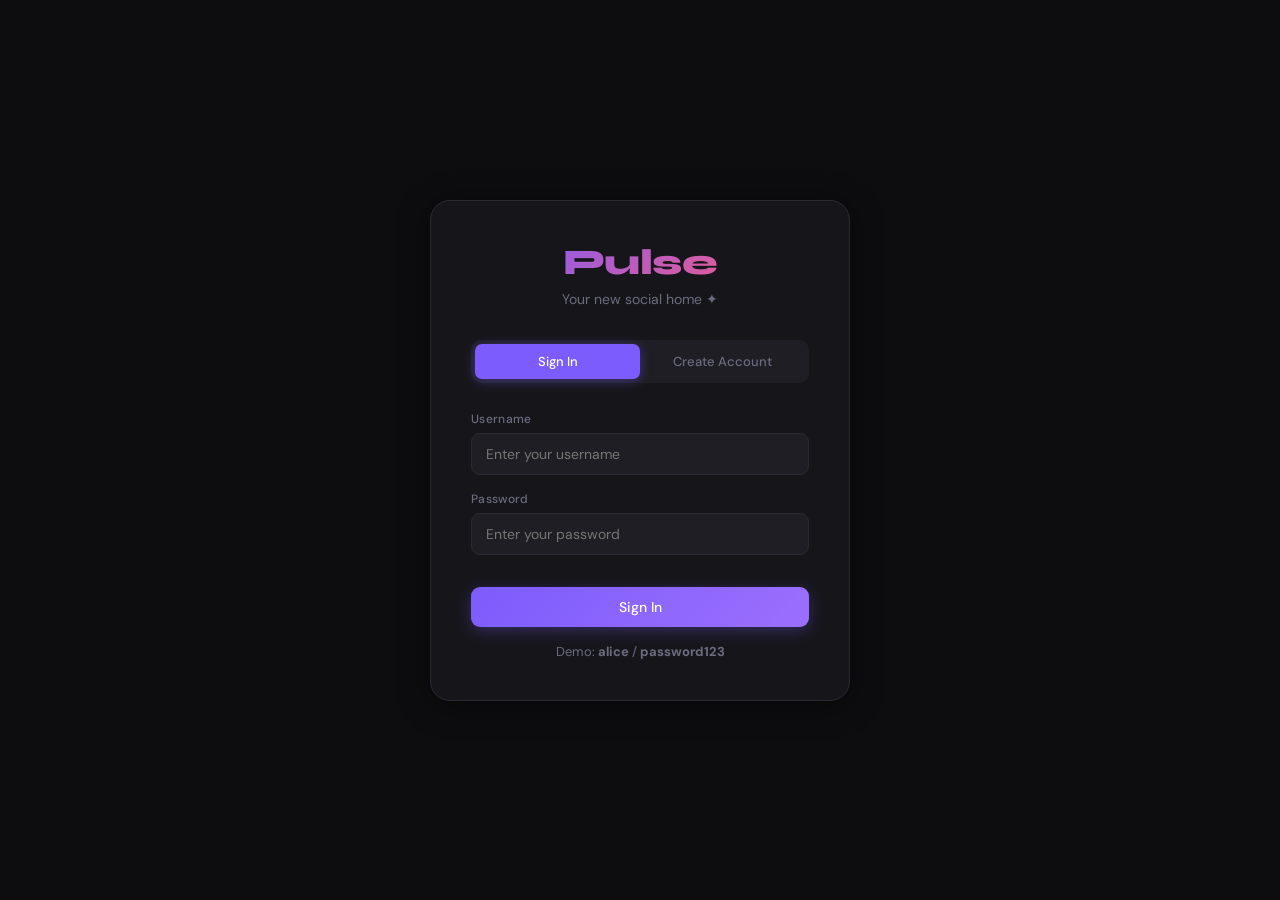
<file: task2/mini_social_media_app-master/frontend/index.html>
<!DOCTYPE html>
<html lang="en">
<head>
<meta charset="UTF-8" />
<meta name="viewport" content="width=device-width, initial-scale=1.0"/>
<title>Pulse — Social</title>
<link rel="preconnect" href="https://fonts.googleapis.com">
<link href="https://fonts.googleapis.com/css2?family=Syne:wght@400;600;700;800&family=DM+Sans:ital,wght@0,300;0,400;0,500;1,400&display=swap" rel="stylesheet">
<style>
/* ── Reset & Variables ───────────────────────────────────────── */
*, *::before, *::after { box-sizing: border-box; margin: 0; padding: 0; }

:root {
  --bg:       #0d0d0f;
  --surface:  #16161a;
  --surface2: #1e1e24;
  --border:   #2a2a33;
  --accent:   #7c5cfc;
  --accent2:  #fc5c7d;
  --text:     #f0f0f5;
  --muted:    #7070889;
  --muted:    #6b6b80;
  --green:    #4cde8a;
  --radius:   14px;
  --shadow:   0 4px 32px rgba(0,0,0,.45);
}

html { scroll-behavior: smooth; }
body {
  font-family: 'DM Sans', sans-serif;
  background: var(--bg);
  color: var(--text);
  min-height: 100vh;
  overflow-x: hidden;
}

/* ── Scrollbar ───────────────────────────────────────────────── */
::-webkit-scrollbar { width: 5px; }
::-webkit-scrollbar-track { background: var(--bg); }
::-webkit-scrollbar-thumb { background: var(--border); border-radius: 99px; }

/* ── Layout ──────────────────────────────────────────────────── */
#app { display: flex; min-height: 100vh; }

.sidebar {
  width: 240px;
  flex-shrink: 0;
  background: var(--surface);
  border-right: 1px solid var(--border);
  display: flex;
  flex-direction: column;
  padding: 28px 0;
  position: fixed;
  top: 0; left: 0; bottom: 0;
  z-index: 100;
  transition: transform .3s ease;
}

.logo {
  padding: 0 24px 28px;
  border-bottom: 1px solid var(--border);
  margin-bottom: 20px;
}
.logo-text {
  font-family: 'Syne', sans-serif;
  font-size: 26px;
  font-weight: 800;
  background: linear-gradient(135deg, var(--accent), var(--accent2));
  -webkit-background-clip: text;
  -webkit-text-fill-color: transparent;
  letter-spacing: -0.5px;
}
.logo-sub { font-size: 11px; color: var(--muted); letter-spacing: 1.5px; text-transform: uppercase; }

.nav-item {
  display: flex; align-items: center; gap: 12px;
  padding: 11px 24px;
  cursor: pointer;
  color: var(--muted);
  font-size: 14px;
  font-weight: 500;
  border-radius: 0;
  transition: all .2s;
  border-left: 3px solid transparent;
  user-select: none;
}
.nav-item:hover { color: var(--text); background: rgba(124,92,252,.08); }
.nav-item.active { color: var(--accent); border-left-color: var(--accent); background: rgba(124,92,252,.1); }
.nav-icon { font-size: 18px; width: 22px; text-align: center; }

.sidebar-bottom {
  margin-top: auto;
  padding: 20px 24px;
  border-top: 1px solid var(--border);
}

.main { margin-left: 240px; flex: 1; display: flex; flex-direction: column; min-height: 100vh; }
.topbar {
  height: 60px;
  display: flex; align-items: center; justify-content: space-between;
  padding: 0 28px;
  border-bottom: 1px solid var(--border);
  background: rgba(13,13,15,.8);
  backdrop-filter: blur(12px);
  position: sticky; top: 0; z-index: 90;
}
.topbar-title { font-family: 'Syne', sans-serif; font-size: 17px; font-weight: 700; }
.search-bar {
  display: flex; align-items: center; gap: 8px;
  background: var(--surface2);
  border: 1px solid var(--border);
  border-radius: 99px;
  padding: 7px 16px;
  width: 220px;
}
.search-bar input {
  background: none; border: none; outline: none;
  font-size: 13px; color: var(--text); font-family: inherit; width: 100%;
}
.search-bar input::placeholder { color: var(--muted); }

.content { padding: 28px; max-width: 680px; margin: 0 auto; width: 100%; }
.right-panel {
  width: 300px;
  flex-shrink: 0;
  padding: 28px 20px;
  border-left: 1px solid var(--border);
  position: sticky;
  top: 60px;
  height: calc(100vh - 60px);
  overflow-y: auto;
}

.app-body { display: flex; flex: 1; }

/* ── Cards & UI ──────────────────────────────────────────────── */
.card {
  background: var(--surface);
  border: 1px solid var(--border);
  border-radius: var(--radius);
  overflow: hidden;
}

/* ── Auth Screen ─────────────────────────────────────────────── */
#auth-screen {
  min-height: 100vh;
  display: flex; align-items: center; justify-content: center;
  background: var(--bg);
  padding: 20px;
}
.auth-card {
  width: 100%; max-width: 420px;
  background: var(--surface);
  border: 1px solid var(--border);
  border-radius: 20px;
  padding: 40px;
  box-shadow: var(--shadow);
  animation: slideUp .4s ease;
}
@keyframes slideUp { from { opacity:0; transform:translateY(20px); } to { opacity:1; transform:none; } }

.auth-logo {
  text-align: center;
  margin-bottom: 32px;
}
.auth-logo .logo-text { font-size: 36px; }
.auth-logo p { color: var(--muted); font-size: 14px; margin-top: 6px; }

.auth-tabs {
  display: flex; gap: 0;
  background: var(--surface2);
  border-radius: 10px;
  padding: 4px;
  margin-bottom: 28px;
}
.auth-tab {
  flex: 1; text-align: center;
  padding: 9px;
  border-radius: 7px;
  cursor: pointer;
  font-size: 13px;
  font-weight: 500;
  color: var(--muted);
  transition: all .2s;
}
.auth-tab.active {
  background: var(--accent);
  color: #fff;
  box-shadow: 0 2px 12px rgba(124,92,252,.4);
}

.form-group { margin-bottom: 16px; }
.form-row { display: grid; grid-template-columns: 1fr 1fr; gap: 12px; }
label { display: block; font-size: 12px; color: var(--muted); margin-bottom: 6px; font-weight: 500; letter-spacing: .3px; }
input, textarea, select {
  width: 100%;
  background: var(--surface2);
  border: 1px solid var(--border);
  border-radius: 9px;
  padding: 11px 14px;
  color: var(--text);
  font-size: 14px;
  font-family: inherit;
  transition: border-color .2s;
  outline: none;
}
input:focus, textarea:focus { border-color: var(--accent); }
textarea { resize: vertical; min-height: 100px; }

.btn {
  display: inline-flex; align-items: center; justify-content: center; gap: 8px;
  padding: 11px 20px;
  border: none; border-radius: 9px;
  font-family: inherit; font-size: 14px; font-weight: 500;
  cursor: pointer; transition: all .2s; outline: none;
  text-decoration: none;
}
.btn-primary {
  background: linear-gradient(135deg, var(--accent), #9c6ffd);
  color: #fff;
  box-shadow: 0 4px 16px rgba(124,92,252,.3);
}
.btn-primary:hover { transform: translateY(-1px); box-shadow: 0 6px 20px rgba(124,92,252,.45); }
.btn-primary:active { transform: none; }
.btn-outline { background: transparent; border: 1px solid var(--border); color: var(--text); }
.btn-outline:hover { border-color: var(--accent); color: var(--accent); }
.btn-danger { background: rgba(252,92,125,.15); color: var(--accent2); border: 1px solid rgba(252,92,125,.2); }
.btn-danger:hover { background: rgba(252,92,125,.25); }
.btn-sm { padding: 7px 14px; font-size: 12px; }
.btn-full { width: 100%; }
.btn-icon { width: 36px; height: 36px; padding: 0; border-radius: 50%; }

/* ── Avatar ──────────────────────────────────────────────────── */
.avatar {
  border-radius: 50%; object-fit: cover;
  background: linear-gradient(135deg, var(--accent), var(--accent2));
  display: flex; align-items: center; justify-content: center;
  font-family: 'Syne', sans-serif; font-weight: 700; color: #fff;
  flex-shrink: 0;
}
.avatar-sm { width: 36px; height: 36px; font-size: 13px; }
.avatar-md { width: 48px; height: 48px; font-size: 16px; }
.avatar-lg { width: 80px; height: 80px; font-size: 26px; }
.avatar-xl { width: 100px; height: 100px; font-size: 32px; }

/* ── Post Composer ───────────────────────────────────────────── */
.composer {
  background: var(--surface);
  border: 1px solid var(--border);
  border-radius: var(--radius);
  padding: 20px;
  margin-bottom: 20px;
}
.composer-top { display: flex; gap: 12px; }
.composer-input {
  flex: 1;
  background: var(--surface2);
  border: 1px solid var(--border);
  border-radius: 10px;
  padding: 12px 16px;
  color: var(--text);
  font-size: 14px;
  font-family: inherit;
  resize: none;
  min-height: 80px;
  outline: none;
  transition: border-color .2s;
}
.composer-input:focus { border-color: var(--accent); }
.composer-actions {
  display: flex; align-items: center; justify-content: space-between;
  margin-top: 12px; padding-top: 12px;
  border-top: 1px solid var(--border);
}
.char-count { font-size: 12px; color: var(--muted); }
.char-count.warn { color: var(--accent2); }

/* ── Post Card ───────────────────────────────────────────────── */
.post {
  background: var(--surface);
  border: 1px solid var(--border);
  border-radius: var(--radius);
  margin-bottom: 16px;
  animation: slideUp .3s ease;
  transition: border-color .2s;
}
.post:hover { border-color: rgba(124,92,252,.3); }
.post-header { display: flex; align-items: center; gap: 12px; padding: 16px 20px 12px; }
.post-meta { flex: 1; }
.post-author { font-weight: 600; font-size: 14px; cursor: pointer; }
.post-author:hover { color: var(--accent); }
.post-time { font-size: 12px; color: var(--muted); }
.post-body { padding: 0 20px 14px; font-size: 15px; line-height: 1.65; }
.post-image { width: 100%; max-height: 380px; object-fit: cover; border-top: 1px solid var(--border); }
.post-actions {
  display: flex; align-items: center; gap: 4px;
  padding: 10px 16px;
  border-top: 1px solid var(--border);
}
.action-btn {
  display: flex; align-items: center; gap: 6px;
  padding: 7px 12px;
  border: none; background: none; color: var(--muted);
  font-size: 13px; font-family: inherit;
  cursor: pointer; border-radius: 8px;
  transition: all .2s;
}
.action-btn:hover { background: rgba(255,255,255,.05); color: var(--text); }
.action-btn.liked { color: var(--accent2); }
.action-btn.liked:hover { background: rgba(252,92,125,.1); }
.action-btn-count { font-weight: 500; }

.comments-section {
  padding: 0 20px 16px;
  border-top: 1px solid var(--border);
  display: none;
}
.comments-section.open { display: block; }
.comment {
  display: flex; gap: 10px;
  padding: 10px 0;
  border-bottom: 1px solid var(--border);
  animation: slideUp .2s ease;
}
.comment:last-child { border-bottom: none; }
.comment-body { flex: 1; }
.comment-author { font-size: 13px; font-weight: 600; cursor: pointer; }
.comment-author:hover { color: var(--accent); }
.comment-text { font-size: 13px; color: var(--text); opacity: .85; margin-top: 2px; line-height: 1.5; }
.comment-time { font-size: 11px; color: var(--muted); margin-top: 3px; }
.comment-input-row { display: flex; gap: 10px; margin-top: 12px; align-items: flex-end; }
.comment-input-row input { flex: 1; }

/* ── Profile Page ────────────────────────────────────────────── */
.profile-hero {
  background: var(--surface);
  border: 1px solid var(--border);
  border-radius: var(--radius);
  overflow: hidden;
  margin-bottom: 20px;
}
.profile-banner {
  height: 120px;
  background: linear-gradient(135deg, rgba(124,92,252,.3), rgba(252,92,125,.3));
}
.profile-info {
  padding: 0 24px 24px;
  margin-top: -40px;
}
.profile-top { display: flex; align-items: flex-end; justify-content: space-between; margin-bottom: 16px; }
.profile-name { font-family: 'Syne', sans-serif; font-size: 22px; font-weight: 800; margin-top: 8px; }
.profile-handle { color: var(--muted); font-size: 14px; }
.profile-bio { font-size: 14px; line-height: 1.6; color: var(--text); opacity: .8; margin: 12px 0; }
.profile-stats { display: flex; gap: 24px; }
.stat { text-align: center; cursor: pointer; }
.stat-num { font-family: 'Syne', sans-serif; font-size: 20px; font-weight: 700; }
.stat-label { font-size: 12px; color: var(--muted); }
.stat:hover .stat-num { color: var(--accent); }

/* ── Suggested Users ─────────────────────────────────────────── */
.panel-title { font-family: 'Syne', sans-serif; font-size: 14px; font-weight: 700; margin-bottom: 16px; color: var(--muted); text-transform: uppercase; letter-spacing: 1px; }
.user-card {
  display: flex; align-items: center; gap: 12px;
  padding: 10px 0;
  border-bottom: 1px solid var(--border);
  cursor: pointer;
}
.user-card:last-child { border-bottom: none; }
.user-card-info { flex: 1; }
.user-card-name { font-size: 13px; font-weight: 600; }
.user-card-handle { font-size: 12px; color: var(--muted); }

/* ── Notification dot ───────────────────────────────────────── */
.dot {
  width: 8px; height: 8px;
  background: var(--accent2);
  border-radius: 50%;
  display: inline-block;
  margin-left: 6px;
  animation: pulse 2s infinite;
}
@keyframes pulse {
  0%, 100% { opacity: 1; transform: scale(1); }
  50% { opacity: .6; transform: scale(.8); }
}

/* ── Misc ────────────────────────────────────────────────────── */
.divider { border: none; border-top: 1px solid var(--border); margin: 20px 0; }
.alert { padding: 12px 16px; border-radius: 9px; font-size: 13px; margin-bottom: 16px; }
.alert-error { background: rgba(252,92,125,.1); color: var(--accent2); border: 1px solid rgba(252,92,125,.2); }
.alert-success { background: rgba(76,222,138,.1); color: var(--green); border: 1px solid rgba(76,222,138,.2); }
.empty-state { text-align: center; padding: 60px 20px; color: var(--muted); }
.empty-icon { font-size: 40px; margin-bottom: 12px; }
.empty-title { font-family: 'Syne', sans-serif; font-size: 16px; font-weight: 700; color: var(--text); margin-bottom: 6px; }
.tag { display: inline-block; background: rgba(124,92,252,.15); color: var(--accent); border-radius: 6px; padding: 3px 10px; font-size: 12px; font-weight: 500; }
.spinner { display: inline-block; width: 18px; height: 18px; border: 2px solid rgba(255,255,255,.2); border-top-color: var(--accent); border-radius: 50%; animation: spin .6s linear infinite; }
@keyframes spin { to { transform: rotate(360deg); } }

/* ── Modal ───────────────────────────────────────────────────── */
.modal-overlay {
  position: fixed; inset: 0;
  background: rgba(0,0,0,.7);
  display: flex; align-items: center; justify-content: center;
  z-index: 200;
  animation: fadeIn .2s ease;
  padding: 20px;
}
@keyframes fadeIn { from { opacity:0; } to { opacity:1; } }
.modal {
  background: var(--surface);
  border: 1px solid var(--border);
  border-radius: 18px;
  padding: 32px;
  width: 100%; max-width: 480px;
  box-shadow: var(--shadow);
  animation: slideUp .3s ease;
}
.modal-title { font-family: 'Syne', sans-serif; font-size: 20px; font-weight: 800; margin-bottom: 24px; }

/* ── Responsive ──────────────────────────────────────────────── */
@media (max-width: 900px) {
  .right-panel { display: none; }
}
@media (max-width: 640px) {
  .sidebar { transform: translateX(-100%); }
  .sidebar.open { transform: none; }
  .main { margin-left: 0; }
}

/* ── Hidden utility ──────────────────────────────────────────── */
.hidden { display: none !important; }
.flex { display: flex; }
.items-center { align-items: center; }
.gap-8 { gap: 8px; }
.ml-auto { margin-left: auto; }
.mt-16 { margin-top: 16px; }
.text-muted { color: var(--muted); font-size: 13px; }
.font-bold { font-weight: 700; }
</style>
</head>
<body>

<!-- ── AUTH SCREEN ─────────────────────────────────────────── -->
<div id="auth-screen">
  <div class="auth-card">
    <div class="auth-logo">
      <div class="logo-text">Pulse</div>
      <p>Your new social home ✦</p>
    </div>

    <div id="auth-alert" class="hidden"></div>

    <div class="auth-tabs">
      <div class="auth-tab active" onclick="switchAuthTab('login')">Sign In</div>
      <div class="auth-tab" onclick="switchAuthTab('register')">Create Account</div>
    </div>

    <!-- Login Form -->
    <div id="login-form">
      <div class="form-group">
        <label>Username</label>
        <input type="text" id="login-username" placeholder="Enter your username" />
      </div>
      <div class="form-group">
        <label>Password</label>
        <input type="password" id="login-password" placeholder="Enter your password" />
      </div>
      <button class="btn btn-primary btn-full mt-16" onclick="handleLogin()">
        <span id="login-btn-text">Sign In</span>
      </button>
      <p class="text-muted" style="text-align:center;margin-top:16px;">
        Demo: <strong>alice</strong> / <strong>password123</strong>
      </p>
    </div>

    <!-- Register Form -->
    <div id="register-form" class="hidden">
      <div class="form-row">
        <div class="form-group">
          <label>First Name</label>
          <input type="text" id="reg-first" placeholder="John" />
        </div>
        <div class="form-group">
          <label>Last Name</label>
          <input type="text" id="reg-last" placeholder="Doe" />
        </div>
      </div>
      <div class="form-group">
        <label>Username</label>
        <input type="text" id="reg-username" placeholder="johndoe" />
      </div>
      <div class="form-group">
        <label>Email</label>
        <input type="email" id="reg-email" placeholder="john@example.com" />
      </div>
      <div class="form-group">
        <label>Password</label>
        <input type="password" id="reg-password" placeholder="Min. 6 characters" />
      </div>
      <div class="form-group">
        <label>Confirm Password</label>
        <input type="password" id="reg-password2" placeholder="Repeat password" />
      </div>
      <button class="btn btn-primary btn-full mt-16" onclick="handleRegister()">Create Account</button>
    </div>
  </div>
</div>

<!-- ── MAIN APP ────────────────────────────────────────────── -->
<div id="app" class="hidden">

  <!-- Sidebar -->
  <aside class="sidebar" id="sidebar">
    <div class="logo">
      <div class="logo-text">Pulse</div>
      <div class="logo-sub">Social Network</div>
    </div>

    <nav>
      <div class="nav-item active" id="nav-feed" onclick="showPage('feed')">
        <span class="nav-icon">🏠</span> Home Feed
      </div>
      <div class="nav-item" id="nav-explore" onclick="showPage('explore')">
        <span class="nav-icon">🔭</span> Explore
      </div>
      <div class="nav-item" id="nav-profile" onclick="showPage('profile')">
        <span class="nav-icon">👤</span> My Profile
      </div>
    </nav>

    <div class="sidebar-bottom">
      <div id="sidebar-user" style="display:flex;align-items:center;gap:10px;margin-bottom:14px;">
        <div class="avatar avatar-sm" id="sidebar-avatar"></div>
        <div>
          <div style="font-size:13px;font-weight:600;" id="sidebar-name"></div>
          <div style="font-size:11px;color:var(--muted);" id="sidebar-handle"></div>
        </div>
      </div>
      <button class="btn btn-outline btn-full btn-sm" onclick="handleLogout()">Sign Out</button>
    </div>
  </aside>

  <!-- Main Content Area -->
  <div class="main">
    <header class="topbar">
      <span class="topbar-title" id="page-title">Home Feed</span>
      <div class="search-bar">
        <span>🔍</span>
        <input type="text" id="search-input" placeholder="Search people…" oninput="handleSearch(this.value)" />
      </div>
      <div id="search-results" style="position:absolute;top:52px;right:28px;background:var(--surface);border:1px solid var(--border);border-radius:var(--radius);min-width:260px;z-index:200;display:none;box-shadow:var(--shadow);overflow:hidden;"></div>
    </header>

    <div class="app-body">
      <main class="content">

        <!-- FEED PAGE -->
        <div id="page-feed">
          <!-- Composer -->
          <div class="composer" id="composer">
            <div class="composer-top">
              <div class="avatar avatar-sm" id="composer-avatar"></div>
              <textarea class="composer-input" id="post-content" placeholder="What's on your mind?" maxlength="2000" oninput="updateCharCount()"></textarea>
            </div>
            <div class="composer-actions">
              <span class="char-count" id="char-count">0 / 2000</span>
              <button class="btn btn-primary btn-sm" onclick="createPost()">
                Publish ✦
              </button>
            </div>
          </div>

          <div id="feed-posts"></div>
        </div>

        <!-- EXPLORE PAGE -->
        <div id="page-explore" class="hidden">
          <div id="explore-posts"></div>
        </div>

        <!-- PROFILE PAGE -->
        <div id="page-profile" class="hidden">
          <div id="profile-content"></div>
        </div>

      </main>

      <!-- Right Panel -->
      <aside class="right-panel">
        <div class="panel-title">Who to Follow</div>
        <div id="suggested-users"></div>

        <div style="margin-top:28px;">
          <div class="panel-title">Trending</div>
          <div id="trending-section" style="display:flex;flex-wrap:wrap;gap:8px;"></div>
        </div>
      </aside>
    </div>
  </div>
</div>

<!-- Edit Profile Modal -->
<div class="modal-overlay hidden" id="edit-profile-modal">
  <div class="modal">
    <div class="modal-title">Edit Profile</div>
    <div class="form-row">
      <div class="form-group">
        <label>First Name</label>
        <input type="text" id="ep-first" />
      </div>
      <div class="form-group">
        <label>Last Name</label>
        <input type="text" id="ep-last" />
      </div>
    </div>
    <div class="form-group">
      <label>Bio</label>
      <textarea id="ep-bio" placeholder="Tell people about yourself…" style="min-height:80px;"></textarea>
    </div>
    <div class="form-row">
      <div class="form-group">
        <label>Location</label>
        <input type="text" id="ep-location" />
      </div>
      <div class="form-group">
        <label>Website</label>
        <input type="text" id="ep-website" />
      </div>
    </div>
    <div style="display:flex;gap:10px;justify-content:flex-end;margin-top:20px;">
      <button class="btn btn-outline" onclick="closeModal('edit-profile-modal')">Cancel</button>
      <button class="btn btn-primary" onclick="saveProfile()">Save Changes</button>
    </div>
  </div>
</div>

<!-- Followers/Following Modal -->
<div class="modal-overlay hidden" id="follow-modal">
  <div class="modal">
    <div style="display:flex;align-items:center;justify-content:space-between;margin-bottom:20px;">
      <div class="modal-title" id="follow-modal-title" style="margin:0;"></div>
      <button class="btn btn-outline btn-sm" onclick="closeModal('follow-modal')">✕</button>
    </div>
    <div id="follow-list"></div>
  </div>
</div>

<script>
// ── Config ───────────────────────────────────────────────────────────────
const API = 'http://localhost:8000/api';
let token = localStorage.getItem('pulse_token');
let currentUser = null;
let viewingUser = null; // for profile page

// ── Helpers ──────────────────────────────────────────────────────────────
const api = async (path, opts = {}) => {
  const headers = { 'Content-Type': 'application/json' };
  if (token) headers['Authorization'] = `Token ${token}`;
  const res = await fetch(API + path, { headers, ...opts, body: opts.body ? JSON.stringify(opts.body) : undefined });
  if (!res.ok) {
    const err = await res.json().catch(() => ({}));
    throw err;
  }
  if (res.status === 204) return null;
  return res.json();
};

const timeAgo = (dateStr) => {
  const diff = (Date.now() - new Date(dateStr)) / 1000;
  if (diff < 60) return 'just now';
  if (diff < 3600) return `${Math.floor(diff/60)}m ago`;
  if (diff < 86400) return `${Math.floor(diff/3600)}h ago`;
  return `${Math.floor(diff/86400)}d ago`;
};

const initials = (user) => {
  if (user.first_name) return (user.first_name[0] + (user.last_name?.[0] || '')).toUpperCase();
  return user.username[0].toUpperCase();
};

const avatarEl = (user, cls = 'avatar-sm') => {
  const d = document.createElement('div');
  d.className = `avatar ${cls}`;
  d.textContent = initials(user);
  const hue = user.username.charCodeAt(0) * 15 % 360;
  d.style.background = `linear-gradient(135deg, hsl(${hue},70%,55%), hsl(${(hue+60)%360},70%,55%))`;
  return d;
};

const showAlert = (msg, type = 'error') => {
  const el = document.getElementById('auth-alert');
  el.innerHTML = msg;
  el.className = `alert alert-${type}`;
  el.classList.remove('hidden');
  setTimeout(() => el.classList.add('hidden'), 4000);
};

// ── Auth ─────────────────────────────────────────────────────────────────
function switchAuthTab(tab) {
  document.querySelectorAll('.auth-tab').forEach((t,i) => t.classList.toggle('active', (tab==='login'?0:1)===i));
  document.getElementById('login-form').classList.toggle('hidden', tab !== 'login');
  document.getElementById('register-form').classList.toggle('hidden', tab !== 'register');
}

async function handleLogin() {
  const username = document.getElementById('login-username').value.trim();
  const password = document.getElementById('login-password').value;
  if (!username || !password) return showAlert('Please fill in all fields');
  try {
    const data = await api('/auth/login/', { method: 'POST', body: { username, password } });
    token = data.token;
    localStorage.setItem('pulse_token', token);
    currentUser = data.user;
    initApp();
  } catch(e) {
    showAlert(e.error || 'Login failed. Check your credentials.');
  }
}

async function handleRegister() {
  const body = {
    username: document.getElementById('reg-username').value.trim(),
    email: document.getElementById('reg-email').value.trim(),
    first_name: document.getElementById('reg-first').value.trim(),
    last_name: document.getElementById('reg-last').value.trim(),
    password: document.getElementById('reg-password').value,
    password2: document.getElementById('reg-password2').value,
  };
  if (!body.username || !body.password) return showAlert('Username and password required');
  try {
    const data = await api('/auth/register/', { method: 'POST', body });
    token = data.token;
    localStorage.setItem('pulse_token', token);
    currentUser = data.user;
    initApp();
  } catch(e) {
    const msg = Object.values(e).flat().join(' ');
    showAlert(msg || 'Registration failed');
  }
}

function handleLogout() {
  api('/auth/logout/', { method: 'POST' }).catch(()=>{});
  token = null; currentUser = null;
  localStorage.removeItem('pulse_token');
  document.getElementById('app').classList.add('hidden');
  document.getElementById('auth-screen').classList.remove('hidden');
}

// ── App Init ─────────────────────────────────────────────────────────────
async function initApp() {
  if (!token) return;
  try {
    currentUser = await api('/auth/me/');
  } catch { handleLogout(); return; }

  document.getElementById('auth-screen').classList.add('hidden');
  document.getElementById('app').classList.remove('hidden');

  // Sidebar info
  const av = avatarEl(currentUser, 'avatar-sm');
  const avEl = document.getElementById('sidebar-avatar');
  avEl.parentNode.replaceChild(av, avEl);
  av.id = 'sidebar-avatar';
  document.getElementById('sidebar-name').textContent =
    currentUser.first_name ? `${currentUser.first_name} ${currentUser.last_name}` : currentUser.username;
  document.getElementById('sidebar-handle').textContent = '@' + currentUser.username;

  const cAv = avatarEl(currentUser, 'avatar-sm');
  const cAvEl = document.getElementById('composer-avatar');
  cAvEl.parentNode.replaceChild(cAv, cAvEl);
  cAv.id = 'composer-avatar';

  showPage('feed');
  loadSuggestions();
  loadTrending();
}

// ── Pages ─────────────────────────────────────────────────────────────────
const pages = { feed: 'Home Feed', explore: 'Explore', profile: 'My Profile' };
function showPage(page) {
  Object.keys(pages).forEach(p => {
    document.getElementById('page-' + p).classList.toggle('hidden', p !== page);
    document.getElementById('nav-' + p)?.classList.toggle('active', p === page);
  });
  document.getElementById('page-title').textContent = pages[page];
  if (page === 'feed') loadFeed();
  if (page === 'explore') loadExplore();
  if (page === 'profile') { viewingUser = currentUser; loadProfile(currentUser.username); }
}

// ── Feed ──────────────────────────────────────────────────────────────────
async function loadFeed() {
  const el = document.getElementById('feed-posts');
  el.innerHTML = '<div class="empty-state"><div class="spinner"></div></div>';
  try {
    const posts = await api('/posts/?feed=true');
    renderPosts(el, Array.isArray(posts) ? posts : posts.results || []);
  } catch { el.innerHTML = '<div class="empty-state"><div class="empty-icon">⚡</div><div class="empty-title">Couldn\'t load feed</div></div>'; }
}

async function loadExplore() {
  const el = document.getElementById('explore-posts');
  el.innerHTML = '<div class="empty-state"><div class="spinner"></div></div>';
  try {
    const data = await api('/posts/');
    renderPosts(el, Array.isArray(data) ? data : data.results || []);
  } catch {}
}

function renderPosts(container, posts) {
  if (!posts.length) {
    container.innerHTML = `<div class="empty-state">
      <div class="empty-icon">✦</div>
      <div class="empty-title">Nothing here yet</div>
      <p class="text-muted">Be the first to post, or follow some people!</p>
    </div>`;
    return;
  }
  container.innerHTML = '';
  posts.forEach(p => container.appendChild(buildPost(p)));
}

function buildPost(post) {
  const el = document.createElement('div');
  el.className = 'post';
  el.id = 'post-' + post.id;

  const av = avatarEl(post.author, 'avatar-sm');
  const avWrapper = document.createElement('div');

  const commentsHtml = (post.comments || []).map(c => `
    <div class="comment" id="comment-${c.id}">
      <div class="avatar avatar-sm" style="background:linear-gradient(135deg,hsl(${c.author.username.charCodeAt(0)*15%360},70%,55%),hsl(${(c.author.username.charCodeAt(0)*15+60)%360},70%,55%));display:flex;align-items:center;justify-content:center;color:#fff;font-family:'Syne',sans-serif;font-weight:700;font-size:13px;border-radius:50%;flex-shrink:0;">${initials(c.author)}</div>
      <div class="comment-body">
        <span class="comment-author" onclick="goToProfile('${c.author.username}')">${c.author.first_name||c.author.username}</span>
        <div class="comment-text">${escHtml(c.content)}</div>
        <div class="comment-time">${timeAgo(c.created_at)}</div>
      </div>
      ${currentUser && c.author.id === currentUser.id ? `<button class="btn btn-danger btn-sm btn-icon" style="width:28px;height:28px;font-size:11px;" onclick="deleteComment(${c.id},'${post.id}')">✕</button>` : ''}
    </div>
  `).join('');

  el.innerHTML = `
    <div class="post-header">
      <div id="av-${post.id}"></div>
      <div class="post-meta">
        <div class="post-author" onclick="goToProfile('${post.author.username}')">${post.author.first_name ? post.author.first_name + ' ' + (post.author.last_name||'') : post.author.username}</div>
        <div class="post-time">@${post.author.username} · ${timeAgo(post.created_at)}</div>
      </div>
      ${currentUser && post.author.id === currentUser.id ? `
        <button class="btn btn-danger btn-sm btn-icon" style="width:30px;height:30px;" onclick="deletePost(${post.id})">🗑</button>
      ` : ''}
    </div>
    <div class="post-body">${escHtml(post.content)}</div>
    <div class="post-actions">
      <button class="action-btn ${post.is_liked?'liked':''}" id="like-btn-${post.id}" onclick="toggleLike(${post.id})">
        ${post.is_liked ? '❤️' : '🤍'} <span class="action-btn-count" id="like-count-${post.id}">${post.likes_count}</span>
      </button>
      <button class="action-btn" onclick="toggleComments(${post.id})">
        💬 <span>${post.comments_count}</span>
      </button>
    </div>
    <div class="comments-section" id="comments-${post.id}">
      <div id="comments-list-${post.id}">${commentsHtml}</div>
      <div class="comment-input-row">
        <input type="text" id="comment-input-${post.id}" placeholder="Write a comment…" onkeydown="if(event.key==='Enter')addComment(${post.id})" />
        <button class="btn btn-primary btn-sm" onclick="addComment(${post.id})">Post</button>
      </div>
    </div>
  `;

  // inject avatar
  const placeholder = el.querySelector(`#av-${post.id}`);
  const realAv = avatarEl(post.author, 'avatar-sm');
  placeholder.parentNode.replaceChild(realAv, placeholder);

  return el;
}

const escHtml = s => s.replace(/&/g,'&amp;').replace(/</g,'&lt;').replace(/>/g,'&gt;').replace(/\n/g,'<br>');

// ── Post Actions ──────────────────────────────────────────────────────────
function updateCharCount() {
  const v = document.getElementById('post-content').value.length;
  const el = document.getElementById('char-count');
  el.textContent = `${v} / 2000`;
  el.classList.toggle('warn', v > 1800);
}

async function createPost() {
  const content = document.getElementById('post-content').value.trim();
  if (!content) return;
  try {
    const post = await api('/posts/', { method: 'POST', body: { content } });
    post.is_liked = false;
    const feedPosts = document.getElementById('feed-posts');
    // Remove empty state if present
    feedPosts.querySelector('.empty-state')?.remove();
    feedPosts.prepend(buildPost(post));
    document.getElementById('post-content').value = '';
    updateCharCount();
  } catch(e) { alert('Failed to post'); }
}

async function deletePost(id) {
  if (!confirm('Delete this post?')) return;
  try {
    await api(`/posts/${id}/`, { method: 'DELETE' });
    document.getElementById('post-' + id)?.remove();
  } catch {}
}

async function toggleLike(postId) {
  try {
    const data = await api(`/posts/${postId}/like/`, { method: 'POST' });
    const btn = document.getElementById(`like-btn-${postId}`);
    const cnt = document.getElementById(`like-count-${postId}`);
    btn.classList.toggle('liked', data.liked);
    btn.innerHTML = `${data.liked ? '❤️' : '🤍'} <span class="action-btn-count" id="like-count-${postId}">${data.likes_count}</span>`;
  } catch {}
}

function toggleComments(postId) {
  document.getElementById(`comments-${postId}`)?.classList.toggle('open');
}

async function addComment(postId) {
  const input = document.getElementById(`comment-input-${postId}`);
  const content = input.value.trim();
  if (!content) return;
  try {
    const comment = await api(`/posts/${postId}/comments/`, { method: 'POST', body: { content } });
    input.value = '';
    const list = document.getElementById(`comments-list-${postId}`);
    const c = comment;
    const div = document.createElement('div');
    div.className = 'comment';
    div.id = 'comment-' + c.id;
    div.innerHTML = `
      <div class="avatar avatar-sm" style="background:linear-gradient(135deg,hsl(${c.author.username.charCodeAt(0)*15%360},70%,55%),hsl(${(c.author.username.charCodeAt(0)*15+60)%360},70%,55%));display:flex;align-items:center;justify-content:center;color:#fff;font-family:'Syne',sans-serif;font-weight:700;font-size:13px;border-radius:50%;flex-shrink:0;">${initials(c.author)}</div>
      <div class="comment-body">
        <span class="comment-author">${c.author.first_name||c.author.username}</span>
        <div class="comment-text">${escHtml(c.content)}</div>
        <div class="comment-time">just now</div>
      </div>
      <button class="btn btn-danger btn-sm btn-icon" style="width:28px;height:28px;font-size:11px;" onclick="deleteComment(${c.id},'${postId}')">✕</button>
    `;
    list.appendChild(div);
  } catch {}
}

async function deleteComment(commentId, postId) {
  try {
    await api(`/comments/${commentId}/`, { method: 'DELETE' });
    document.getElementById('comment-' + commentId)?.remove();
  } catch {}
}

// ── Profile ───────────────────────────────────────────────────────────────
async function loadProfile(username) {
  const el = document.getElementById('profile-content');
  el.innerHTML = '<div class="empty-state"><div class="spinner"></div></div>';
  try {
    const [user, posts] = await Promise.all([
      api(`/users/${username}/`),
      api(`/users/${username}/posts/`)
    ]);
    viewingUser = user;
    const isMe = currentUser && user.id === currentUser.id;
    const p = user.profile;
    const av = avatarEl(user, 'avatar-xl');
    const avStr = `<div id="profile-av-placeholder"></div>`;

    el.innerHTML = `
      <div class="profile-hero">
        <div class="profile-banner"></div>
        <div class="profile-info">
          <div class="profile-top">
            ${avStr}
            <div style="display:flex;gap:8px;">
              ${isMe
                ? `<button class="btn btn-outline btn-sm" onclick="openEditProfile()">Edit Profile</button>`
                : `<button class="btn ${user.is_following?'btn-outline':'btn-primary'} btn-sm" id="follow-btn" onclick="toggleFollow('${user.username}')">${user.is_following ? 'Unfollow' : 'Follow'}</button>`
              }
            </div>
          </div>
          <div class="profile-name">${user.first_name ? user.first_name + ' ' + (user.last_name||'') : user.username}</div>
          <div class="profile-handle">@${user.username}</div>
          ${p?.bio ? `<div class="profile-bio">${escHtml(p.bio)}</div>` : ''}
          <div style="display:flex;gap:16px;flex-wrap:wrap;margin:10px 0;color:var(--muted);font-size:13px;">
            ${p?.location ? `<span>📍 ${p.location}</span>` : ''}
            ${p?.website ? `<span>🔗 <a href="${p.website}" style="color:var(--accent);">${p.website}</a></span>` : ''}
          </div>
          <div class="profile-stats">
            <div class="stat" onclick="showFollowModal('${user.username}','followers')">
              <div class="stat-num">${p?.followers_count ?? 0}</div>
              <div class="stat-label">Followers</div>
            </div>
            <div class="stat" onclick="showFollowModal('${user.username}','following')">
              <div class="stat-num">${p?.following_count ?? 0}</div>
              <div class="stat-label">Following</div>
            </div>
            <div class="stat">
              <div class="stat-num">${p?.posts_count ?? 0}</div>
              <div class="stat-label">Posts</div>
            </div>
          </div>
        </div>
      </div>
      <div id="profile-posts"></div>
    `;

    // Inject avatar
    const ph = el.querySelector('#profile-av-placeholder');
    ph.parentNode.replaceChild(av, ph);

    renderPosts(document.getElementById('profile-posts'), Array.isArray(posts) ? posts : posts.results || []);
  } catch(e) { el.innerHTML = '<div class="empty-state">Failed to load profile</div>'; }
}

function goToProfile(username) {
  showPage('profile');
  document.getElementById('page-title').textContent = '@' + username;
  loadProfile(username);
}

async function toggleFollow(username) {
  try {
    const data = await api(`/users/${username}/follow/`, { method: 'POST' });
    const btn = document.getElementById('follow-btn');
    if (btn) {
      btn.textContent = data.following ? 'Unfollow' : 'Follow';
      btn.className = `btn ${data.following ? 'btn-outline' : 'btn-primary'} btn-sm`;
    }
    loadSuggestions();
  } catch {}
}

async function showFollowModal(username, type) {
  const modal = document.getElementById('follow-modal');
  document.getElementById('follow-modal-title').textContent = type === 'followers' ? 'Followers' : 'Following';
  modal.classList.remove('hidden');
  const list = document.getElementById('follow-list');
  list.innerHTML = '<div class="empty-state"><div class="spinner"></div></div>';
  try {
    const users = await api(`/users/${username}/${type}/`);
    if (!users.length) { list.innerHTML = '<div class="empty-state">No users yet</div>'; return; }
    list.innerHTML = '';
    users.forEach(u => {
      const div = document.createElement('div');
      div.className = 'user-card';
      div.onclick = () => { closeModal('follow-modal'); goToProfile(u.username); };
      const av = avatarEl(u, 'avatar-sm');
      div.appendChild(av);
      div.innerHTML += `<div class="user-card-info"><div class="user-card-name">${u.first_name||u.username}</div><div class="user-card-handle">@${u.username}</div></div>`;
      list.appendChild(div);
    });
  } catch { list.innerHTML = 'Error loading users'; }
}

// ── Edit Profile ──────────────────────────────────────────────────────────
function openEditProfile() {
  const p = currentUser.profile;
  document.getElementById('ep-first').value = currentUser.first_name || '';
  document.getElementById('ep-last').value = currentUser.last_name || '';
  document.getElementById('ep-bio').value = p?.bio || '';
  document.getElementById('ep-location').value = p?.location || '';
  document.getElementById('ep-website').value = p?.website || '';
  document.getElementById('edit-profile-modal').classList.remove('hidden');
}

async function saveProfile() {
  const body = {
    first_name: document.getElementById('ep-first').value,
    last_name: document.getElementById('ep-last').value,
    bio: document.getElementById('ep-bio').value,
    location: document.getElementById('ep-location').value,
    website: document.getElementById('ep-website').value,
  };
  try {
    currentUser = await api('/profile/update/', { method: 'PATCH', body });
    closeModal('edit-profile-modal');
    loadProfile(currentUser.username);
  } catch {}
}

// ── Suggestions ───────────────────────────────────────────────────────────
async function loadSuggestions() {
  try {
    const data = await api('/users/');
    const users = (Array.isArray(data) ? data : data.results || [])
      .filter(u => u.id !== currentUser?.id)
      .slice(0, 5);
    const el = document.getElementById('suggested-users');
    el.innerHTML = '';
    users.forEach(u => {
      const div = document.createElement('div');
      div.className = 'user-card';
      const av = avatarEl(u, 'avatar-sm');
      div.appendChild(av);
      const info = document.createElement('div');
      info.className = 'user-card-info';
      info.innerHTML = `<div class="user-card-name" style="cursor:pointer;" onclick="goToProfile('${u.username}')">${u.first_name||u.username}</div><div class="user-card-handle">@${u.username}</div>`;
      div.appendChild(info);
      const btn = document.createElement('button');
      btn.className = `btn ${u.is_following ? 'btn-outline' : 'btn-primary'} btn-sm`;
      btn.textContent = u.is_following ? 'Following' : 'Follow';
      btn.style.fontSize = '11px'; btn.style.padding = '5px 10px';
      btn.onclick = async () => {
        const res = await api(`/users/${u.username}/follow/`, { method: 'POST' });
        btn.textContent = res.following ? 'Following' : 'Follow';
        btn.className = `btn ${res.following ? 'btn-outline' : 'btn-primary'} btn-sm`;
        btn.style.fontSize = '11px'; btn.style.padding = '5px 10px';
      };
      div.appendChild(btn);
      el.appendChild(div);
    });
  } catch {}
}

function loadTrending() {
  const tags = ['#webdev', '#design', '#python', '#opensource', '#ui', '#ai', '#buildinpublic', '#javascript'];
  const el = document.getElementById('trending-section');
  tags.forEach(t => {
    const span = document.createElement('span');
    span.className = 'tag';
    span.textContent = t;
    span.style.cursor = 'pointer';
    el.appendChild(span);
  });
}

// ── Search ────────────────────────────────────────────────────────────────
let searchTimeout;
async function handleSearch(q) {
  const results = document.getElementById('search-results');
  clearTimeout(searchTimeout);
  if (!q.trim()) { results.style.display = 'none'; return; }
  searchTimeout = setTimeout(async () => {
    try {
      const data = await api(`/users/?q=${encodeURIComponent(q)}`);
      const users = Array.isArray(data) ? data : data.results || [];
      results.style.display = users.length ? 'block' : 'none';
      results.innerHTML = users.slice(0,5).map(u => `
        <div onclick="goToProfile('${u.username}');document.getElementById('search-input').value='';document.getElementById('search-results').style.display='none';"
          style="display:flex;align-items:center;gap:10px;padding:10px 14px;cursor:pointer;transition:background .15s;"
          onmouseenter="this.style.background='rgba(255,255,255,.04)'" onmouseleave="this.style.background='none'">
          <div style="width:32px;height:32px;border-radius:50%;background:linear-gradient(135deg,hsl(${u.username.charCodeAt(0)*15%360},70%,55%),hsl(${(u.username.charCodeAt(0)*15+60)%360},70%,55%));display:flex;align-items:center;justify-content:center;color:#fff;font-size:12px;font-weight:700;font-family:'Syne',sans-serif;">${initials(u)}</div>
          <div><div style="font-size:13px;font-weight:600;">${u.first_name||u.username}</div><div style="font-size:11px;color:var(--muted);">@${u.username}</div></div>
        </div>
      `).join('');
    } catch {}
  }, 300);
}
document.addEventListener('click', e => {
  if (!e.target.closest('#search-input') && !e.target.closest('#search-results'))
    document.getElementById('search-results').style.display = 'none';
});

// ── Modal ─────────────────────────────────────────────────────────────────
function closeModal(id) { document.getElementById(id).classList.add('hidden'); }
document.querySelectorAll('.modal-overlay').forEach(m => {
  m.addEventListener('click', e => { if (e.target === m) m.classList.add('hidden'); });
});

// ── Boot ──────────────────────────────────────────────────────────────────
if (token) {
  initApp();
}
</script>
</body>
</html>
</file>
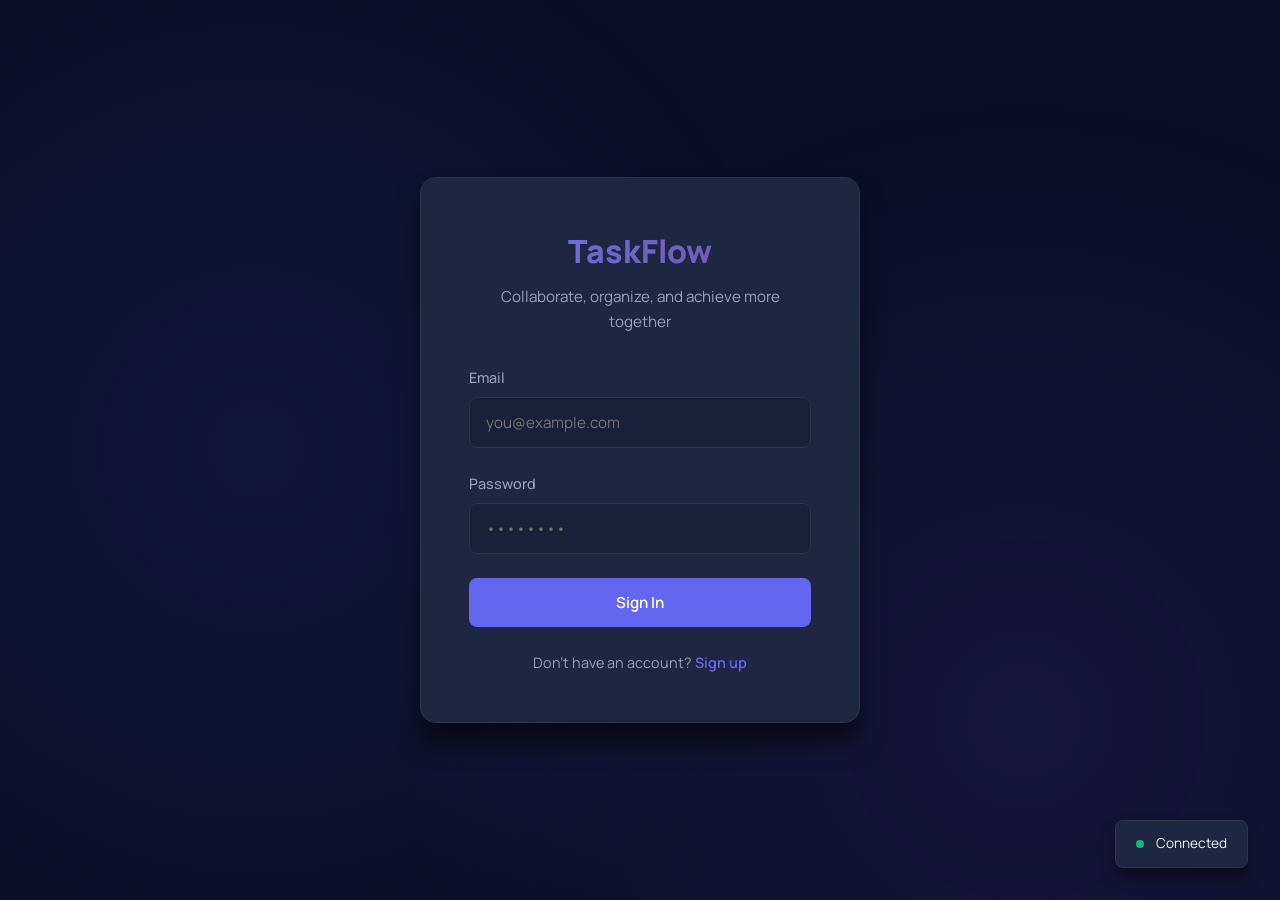
<file: task3/Real_Time_Project_Management_System_Trello_Clone-master/project-manager.html>
<!DOCTYPE html>
<html lang="en">
<head>
    <meta charset="UTF-8">
    <meta name="viewport" content="width=device-width, initial-scale=1.0">
    <title>TaskFlow - Project Management</title>
    <style>
        @import url('https://fonts.googleapis.com/css2?family=Manrope:wght@400;500;600;700;800&family=JetBrains+Mono:wght@400;500&display=swap');
        
        * {
            margin: 0;
            padding: 0;
            box-sizing: border-box;
        }

        :root {
            --bg-primary: #0a0e27;
            --bg-secondary: #121729;
            --bg-tertiary: #1a1f3a;
            --bg-card: #1e2642;
            --accent-primary: #6366f1;
            --accent-secondary: #8b5cf6;
            --accent-success: #10b981;
            --accent-warning: #f59e0b;
            --accent-danger: #ef4444;
            --text-primary: #f1f5f9;
            --text-secondary: #94a3b8;
            --text-muted: #64748b;
            --border-color: #2d3548;
            --shadow-sm: 0 1px 2px rgba(0, 0, 0, 0.2);
            --shadow-md: 0 4px 6px rgba(0, 0, 0, 0.3);
            --shadow-lg: 0 10px 15px rgba(0, 0, 0, 0.4);
            --shadow-xl: 0 20px 25px rgba(0, 0, 0, 0.5);
            --gradient-primary: linear-gradient(135deg, #667eea 0%, #764ba2 100%);
            --gradient-accent: linear-gradient(135deg, #f093fb 0%, #f5576c 100%);
        }

        body {
            font-family: 'Manrope', -apple-system, BlinkMacSystemFont, sans-serif;
            background: var(--bg-primary);
            color: var(--text-primary);
            line-height: 1.6;
            overflow-x: hidden;
        }

        /* Background Animation */
        .bg-gradient {
            position: fixed;
            top: 0;
            left: 0;
            right: 0;
            bottom: 0;
            background: 
                radial-gradient(circle at 20% 50%, rgba(99, 102, 241, 0.1) 0%, transparent 50%),
                radial-gradient(circle at 80% 80%, rgba(139, 92, 246, 0.1) 0%, transparent 50%);
            pointer-events: none;
            z-index: 0;
        }

        .container {
            position: relative;
            z-index: 1;
        }

        /* Auth Screens */
        .auth-container {
            min-height: 100vh;
            display: flex;
            align-items: center;
            justify-content: center;
            padding: 2rem;
        }

        .auth-card {
            background: var(--bg-card);
            border-radius: 16px;
            padding: 3rem;
            width: 100%;
            max-width: 440px;
            box-shadow: var(--shadow-xl);
            border: 1px solid var(--border-color);
            animation: slideUp 0.5s ease-out;
        }

        @keyframes slideUp {
            from {
                opacity: 0;
                transform: translateY(20px);
            }
            to {
                opacity: 1;
                transform: translateY(0);
            }
        }

        .auth-logo {
            text-align: center;
            margin-bottom: 2rem;
        }

        .auth-logo h1 {
            font-size: 2rem;
            font-weight: 800;
            background: var(--gradient-primary);
            -webkit-background-clip: text;
            -webkit-text-fill-color: transparent;
            background-clip: text;
            margin-bottom: 0.5rem;
        }

        .auth-logo p {
            color: var(--text-secondary);
            font-size: 0.95rem;
        }

        .form-group {
            margin-bottom: 1.5rem;
        }

        .form-group label {
            display: block;
            margin-bottom: 0.5rem;
            color: var(--text-secondary);
            font-size: 0.9rem;
            font-weight: 500;
        }

        .form-control {
            width: 100%;
            padding: 0.875rem 1rem;
            background: var(--bg-tertiary);
            border: 1px solid var(--border-color);
            border-radius: 8px;
            color: var(--text-primary);
            font-size: 0.95rem;
            font-family: inherit;
            transition: all 0.2s;
        }

        .form-control:focus {
            outline: none;
            border-color: var(--accent-primary);
            box-shadow: 0 0 0 3px rgba(99, 102, 241, 0.1);
        }

        .btn {
            padding: 0.875rem 1.5rem;
            border: none;
            border-radius: 8px;
            font-size: 0.95rem;
            font-weight: 600;
            cursor: pointer;
            transition: all 0.2s;
            font-family: inherit;
            display: inline-flex;
            align-items: center;
            justify-content: center;
            gap: 0.5rem;
        }

        .btn-primary {
            background: var(--accent-primary);
            color: white;
            width: 100%;
        }

        .btn-primary:hover {
            background: #5558e3;
            transform: translateY(-1px);
            box-shadow: var(--shadow-md);
        }

        .btn-secondary {
            background: var(--bg-tertiary);
            color: var(--text-primary);
            border: 1px solid var(--border-color);
        }

        .btn-secondary:hover {
            background: var(--bg-secondary);
        }

        .btn-sm {
            padding: 0.5rem 1rem;
            font-size: 0.875rem;
        }

        .btn-success {
            background: var(--accent-success);
            color: white;
        }

        .btn-danger {
            background: var(--accent-danger);
            color: white;
        }

        .auth-link {
            text-align: center;
            margin-top: 1.5rem;
            color: var(--text-secondary);
            font-size: 0.9rem;
        }

        .auth-link a {
            color: var(--accent-primary);
            text-decoration: none;
            font-weight: 600;
        }

        .auth-link a:hover {
            text-decoration: underline;
        }

        /* Main App Layout */
        .app-container {
            display: none;
            min-height: 100vh;
        }

        .app-container.active {
            display: flex;
            flex-direction: column;
        }

        /* Header */
        .app-header {
            background: var(--bg-secondary);
            border-bottom: 1px solid var(--border-color);
            padding: 1rem 2rem;
            display: flex;
            align-items: center;
            justify-content: space-between;
            position: sticky;
            top: 0;
            z-index: 100;
            backdrop-filter: blur(10px);
        }

        .header-left {
            display: flex;
            align-items: center;
            gap: 2rem;
        }

        .app-logo {
            font-size: 1.5rem;
            font-weight: 800;
            background: var(--gradient-primary);
            -webkit-background-clip: text;
            -webkit-text-fill-color: transparent;
            background-clip: text;
        }

        .header-nav {
            display: flex;
            gap: 1rem;
        }

        .nav-btn {
            padding: 0.5rem 1rem;
            background: transparent;
            border: none;
            color: var(--text-secondary);
            font-size: 0.9rem;
            font-weight: 500;
            cursor: pointer;
            border-radius: 6px;
            transition: all 0.2s;
        }

        .nav-btn:hover, .nav-btn.active {
            color: var(--text-primary);
            background: var(--bg-tertiary);
        }

        .header-right {
            display: flex;
            align-items: center;
            gap: 1rem;
        }

        .notification-btn {
            position: relative;
            background: var(--bg-tertiary);
            border: none;
            color: var(--text-primary);
            width: 40px;
            height: 40px;
            border-radius: 8px;
            cursor: pointer;
            display: flex;
            align-items: center;
            justify-content: center;
            transition: all 0.2s;
        }

        .notification-btn:hover {
            background: var(--bg-card);
        }

        .notification-badge {
            position: absolute;
            top: -4px;
            right: -4px;
            background: var(--accent-danger);
            color: white;
            font-size: 0.7rem;
            font-weight: 600;
            padding: 0.15rem 0.4rem;
            border-radius: 10px;
            min-width: 18px;
            text-align: center;
        }

        .user-menu {
            display: flex;
            align-items: center;
            gap: 0.75rem;
            padding: 0.5rem 1rem;
            background: var(--bg-tertiary);
            border-radius: 8px;
            cursor: pointer;
            transition: all 0.2s;
        }

        .user-menu:hover {
            background: var(--bg-card);
        }

        .user-avatar {
            width: 32px;
            height: 32px;
            border-radius: 50%;
            background: var(--gradient-primary);
            display: flex;
            align-items: center;
            justify-content: center;
            font-weight: 700;
            font-size: 0.9rem;
        }

        .user-name {
            font-size: 0.9rem;
            font-weight: 600;
        }

        /* Main Content */
        .app-main {
            flex: 1;
            display: flex;
        }

        /* Sidebar */
        .app-sidebar {
            width: 280px;
            background: var(--bg-secondary);
            border-right: 1px solid var(--border-color);
            padding: 2rem 1.5rem;
            overflow-y: auto;
        }

        .sidebar-section {
            margin-bottom: 2rem;
        }

        .sidebar-header {
            display: flex;
            align-items: center;
            justify-content: space-between;
            margin-bottom: 1rem;
        }

        .sidebar-title {
            font-size: 0.85rem;
            font-weight: 700;
            text-transform: uppercase;
            letter-spacing: 0.5px;
            color: var(--text-muted);
        }

        .project-list {
            list-style: none;
        }

        .project-item {
            padding: 0.75rem 1rem;
            margin-bottom: 0.5rem;
            border-radius: 8px;
            cursor: pointer;
            transition: all 0.2s;
            display: flex;
            align-items: center;
            justify-content: space-between;
        }

        .project-item:hover {
            background: var(--bg-tertiary);
        }

        .project-item.active {
            background: var(--bg-card);
            border-left: 3px solid var(--accent-primary);
        }

        .project-info {
            flex: 1;
        }

        .project-name {
            font-weight: 600;
            font-size: 0.95rem;
            margin-bottom: 0.25rem;
        }

        .project-meta {
            font-size: 0.8rem;
            color: var(--text-muted);
        }

        .project-color {
            width: 12px;
            height: 12px;
            border-radius: 50%;
            margin-right: 0.75rem;
        }

        /* Content Area */
        .app-content {
            flex: 1;
            overflow-y: auto;
            padding: 2rem;
        }

        .view-container {
            display: none;
        }

        .view-container.active {
            display: block;
            animation: fadeIn 0.3s ease-out;
        }

        @keyframes fadeIn {
            from {
                opacity: 0;
                transform: translateY(10px);
            }
            to {
                opacity: 1;
                transform: translateY(0);
            }
        }

        /* Projects View */
        .projects-header {
            display: flex;
            align-items: center;
            justify-content: space-between;
            margin-bottom: 2rem;
        }

        .projects-header h2 {
            font-size: 2rem;
            font-weight: 800;
        }

        .projects-grid {
            display: grid;
            grid-template-columns: repeat(auto-fill, minmax(320px, 1fr));
            gap: 1.5rem;
        }

        .project-card {
            background: var(--bg-card);
            border: 1px solid var(--border-color);
            border-radius: 12px;
            padding: 1.5rem;
            cursor: pointer;
            transition: all 0.2s;
        }

        .project-card:hover {
            transform: translateY(-2px);
            box-shadow: var(--shadow-lg);
            border-color: var(--accent-primary);
        }

        .project-card-header {
            display: flex;
            align-items: flex-start;
            justify-content: space-between;
            margin-bottom: 1rem;
        }

        .project-card-title {
            font-size: 1.25rem;
            font-weight: 700;
            margin-bottom: 0.5rem;
        }

        .project-card-desc {
            color: var(--text-secondary);
            font-size: 0.9rem;
            margin-bottom: 1rem;
            line-height: 1.5;
        }

        .project-card-stats {
            display: flex;
            gap: 1.5rem;
            padding-top: 1rem;
            border-top: 1px solid var(--border-color);
        }

        .stat-item {
            display: flex;
            align-items: center;
            gap: 0.5rem;
            font-size: 0.85rem;
            color: var(--text-secondary);
        }

        .stat-icon {
            width: 16px;
            height: 16px;
        }

        /* Board View */
        .board-header {
            margin-bottom: 2rem;
        }

        .board-title {
            font-size: 2rem;
            font-weight: 800;
            margin-bottom: 0.5rem;
        }

        .board-meta {
            color: var(--text-secondary);
            font-size: 0.95rem;
        }

        .board-columns {
            display: flex;
            gap: 1.5rem;
            overflow-x: auto;
            padding-bottom: 1rem;
        }

        .board-column {
            flex: 0 0 320px;
            background: var(--bg-secondary);
            border-radius: 12px;
            padding: 1rem;
            border: 1px solid var(--border-color);
        }

        .column-header {
            display: flex;
            align-items: center;
            justify-content: space-between;
            margin-bottom: 1rem;
            padding-bottom: 0.75rem;
            border-bottom: 1px solid var(--border-color);
        }

        .column-title {
            font-weight: 700;
            font-size: 0.95rem;
            display: flex;
            align-items: center;
            gap: 0.5rem;
        }

        .column-count {
            background: var(--bg-tertiary);
            padding: 0.25rem 0.5rem;
            border-radius: 12px;
            font-size: 0.8rem;
            font-weight: 600;
        }

        .task-list {
            min-height: 100px;
            display: flex;
            flex-direction: column;
            gap: 0.75rem;
        }

        .task-card {
            background: var(--bg-card);
            border: 1px solid var(--border-color);
            border-radius: 8px;
            padding: 1rem;
            cursor: pointer;
            transition: all 0.2s;
        }

        .task-card:hover {
            transform: translateY(-1px);
            box-shadow: var(--shadow-md);
            border-color: var(--accent-primary);
        }

        .task-card.dragging {
            opacity: 0.5;
        }

        .task-title {
            font-weight: 600;
            font-size: 0.95rem;
            margin-bottom: 0.5rem;
        }

        .task-desc {
            font-size: 0.85rem;
            color: var(--text-secondary);
            margin-bottom: 0.75rem;
            line-height: 1.4;
        }

        .task-meta {
            display: flex;
            align-items: center;
            justify-content: space-between;
            font-size: 0.8rem;
        }

        .task-labels {
            display: flex;
            gap: 0.5rem;
            flex-wrap: wrap;
        }

        .task-label {
            padding: 0.25rem 0.5rem;
            border-radius: 4px;
            font-size: 0.75rem;
            font-weight: 600;
        }

        .label-high { background: rgba(239, 68, 68, 0.2); color: #fca5a5; }
        .label-medium { background: rgba(245, 158, 11, 0.2); color: #fcd34d; }
        .label-low { background: rgba(16, 185, 129, 0.2); color: #6ee7b7; }

        .task-assignees {
            display: flex;
            gap: -0.5rem;
        }

        .assignee-avatar {
            width: 24px;
            height: 24px;
            border-radius: 50%;
            background: var(--gradient-primary);
            border: 2px solid var(--bg-card);
            display: flex;
            align-items: center;
            justify-content: center;
            font-size: 0.7rem;
            font-weight: 700;
        }

        /* Modal */
        .modal {
            display: none;
            position: fixed;
            top: 0;
            left: 0;
            right: 0;
            bottom: 0;
            background: rgba(0, 0, 0, 0.7);
            backdrop-filter: blur(4px);
            z-index: 1000;
            align-items: center;
            justify-content: center;
            padding: 2rem;
        }

        .modal.active {
            display: flex;
            animation: fadeIn 0.2s ease-out;
        }

        .modal-content {
            background: var(--bg-card);
            border-radius: 16px;
            width: 100%;
            max-width: 600px;
            max-height: 90vh;
            overflow-y: auto;
            box-shadow: var(--shadow-xl);
            border: 1px solid var(--border-color);
            animation: slideUp 0.3s ease-out;
        }

        .modal-header {
            padding: 1.5rem 2rem;
            border-bottom: 1px solid var(--border-color);
            display: flex;
            align-items: center;
            justify-content: space-between;
        }

        .modal-title {
            font-size: 1.5rem;
            font-weight: 700;
        }

        .modal-close {
            background: transparent;
            border: none;
            color: var(--text-secondary);
            cursor: pointer;
            font-size: 1.5rem;
            width: 32px;
            height: 32px;
            border-radius: 6px;
            transition: all 0.2s;
        }

        .modal-close:hover {
            background: var(--bg-tertiary);
            color: var(--text-primary);
        }

        .modal-body {
            padding: 2rem;
        }

        .modal-footer {
            padding: 1.5rem 2rem;
            border-top: 1px solid var(--border-color);
            display: flex;
            gap: 1rem;
            justify-content: flex-end;
        }

        /* Task Detail Modal */
        .task-detail-section {
            margin-bottom: 2rem;
        }

        .section-label {
            font-size: 0.85rem;
            font-weight: 700;
            color: var(--text-muted);
            text-transform: uppercase;
            letter-spacing: 0.5px;
            margin-bottom: 0.75rem;
        }

        .task-detail-title {
            font-size: 1.5rem;
            font-weight: 700;
            margin-bottom: 1rem;
        }

        .task-detail-desc {
            color: var(--text-secondary);
            line-height: 1.6;
        }

        .comment-list {
            display: flex;
            flex-direction: column;
            gap: 1rem;
        }

        .comment-item {
            display: flex;
            gap: 1rem;
        }

        .comment-avatar {
            width: 36px;
            height: 36px;
            border-radius: 50%;
            background: var(--gradient-primary);
            display: flex;
            align-items: center;
            justify-content: center;
            font-weight: 700;
            font-size: 0.9rem;
            flex-shrink: 0;
        }

        .comment-content {
            flex: 1;
            background: var(--bg-tertiary);
            padding: 1rem;
            border-radius: 8px;
        }

        .comment-header {
            display: flex;
            align-items: center;
            gap: 0.75rem;
            margin-bottom: 0.5rem;
        }

        .comment-author {
            font-weight: 600;
            font-size: 0.9rem;
        }

        .comment-time {
            font-size: 0.8rem;
            color: var(--text-muted);
        }

        .comment-text {
            font-size: 0.9rem;
            color: var(--text-secondary);
            line-height: 1.5;
        }

        .comment-form {
            display: flex;
            gap: 1rem;
            margin-top: 1rem;
        }

        .comment-input {
            flex: 1;
        }

        /* Notifications Panel */
        .notifications-panel {
            position: fixed;
            top: 70px;
            right: 2rem;
            width: 380px;
            background: var(--bg-card);
            border: 1px solid var(--border-color);
            border-radius: 12px;
            box-shadow: var(--shadow-xl);
            display: none;
            z-index: 999;
            animation: slideUp 0.3s ease-out;
        }

        .notifications-panel.active {
            display: block;
        }

        .notifications-header {
            padding: 1rem 1.5rem;
            border-bottom: 1px solid var(--border-color);
            display: flex;
            align-items: center;
            justify-content: space-between;
        }

        .notifications-title {
            font-weight: 700;
            font-size: 0.95rem;
        }

        .clear-all-btn {
            background: transparent;
            border: none;
            color: var(--accent-primary);
            font-size: 0.85rem;
            font-weight: 600;
            cursor: pointer;
        }

        .notifications-list {
            max-height: 400px;
            overflow-y: auto;
        }

        .notification-item {
            padding: 1rem 1.5rem;
            border-bottom: 1px solid var(--border-color);
            cursor: pointer;
            transition: all 0.2s;
        }

        .notification-item:hover {
            background: var(--bg-tertiary);
        }

        .notification-item.unread {
            background: rgba(99, 102, 241, 0.05);
            border-left: 3px solid var(--accent-primary);
        }

        .notification-header {
            display: flex;
            align-items: flex-start;
            justify-content: space-between;
            margin-bottom: 0.5rem;
        }

        .notification-title {
            font-weight: 600;
            font-size: 0.9rem;
        }

        .notification-time {
            font-size: 0.75rem;
            color: var(--text-muted);
        }

        .notification-text {
            font-size: 0.85rem;
            color: var(--text-secondary);
            line-height: 1.4;
        }

        /* Status Indicator */
        .status-indicator {
            position: fixed;
            bottom: 2rem;
            right: 2rem;
            background: var(--bg-card);
            border: 1px solid var(--border-color);
            padding: 0.75rem 1.25rem;
            border-radius: 8px;
            display: flex;
            align-items: center;
            gap: 0.75rem;
            box-shadow: var(--shadow-lg);
            font-size: 0.85rem;
            animation: slideUp 0.3s ease-out;
        }

        .status-dot {
            width: 8px;
            height: 8px;
            border-radius: 50%;
            animation: pulse 2s infinite;
        }

        .status-connected .status-dot {
            background: var(--accent-success);
        }

        .status-disconnected .status-dot {
            background: var(--accent-danger);
        }

        @keyframes pulse {
            0%, 100% { opacity: 1; }
            50% { opacity: 0.5; }
        }

        /* Loading State */
        .loading {
            display: inline-flex;
            align-items: center;
            gap: 0.5rem;
        }

        .spinner {
            width: 16px;
            height: 16px;
            border: 2px solid var(--bg-tertiary);
            border-top-color: var(--accent-primary);
            border-radius: 50%;
            animation: spin 0.8s linear infinite;
        }

        @keyframes spin {
            to { transform: rotate(360deg); }
        }

        /* Utilities */
        .hidden {
            display: none !important;
        }

        .flex {
            display: flex;
        }

        .items-center {
            align-items: center;
        }

        .gap-2 {
            gap: 0.5rem;
        }

        .mt-2 {
            margin-top: 0.5rem;
        }

        .mb-2 {
            margin-bottom: 0.5rem;
        }

        /* Scrollbar Styling */
        ::-webkit-scrollbar {
            width: 8px;
            height: 8px;
        }

        ::-webkit-scrollbar-track {
            background: var(--bg-secondary);
        }

        ::-webkit-scrollbar-thumb {
            background: var(--bg-tertiary);
            border-radius: 4px;
        }

        ::-webkit-scrollbar-thumb:hover {
            background: var(--border-color);
        }

        /* Responsive */
        @media (max-width: 768px) {
            .app-sidebar {
                display: none;
            }

            .app-header {
                padding: 1rem;
            }

            .app-content {
                padding: 1rem;
            }

            .projects-grid {
                grid-template-columns: 1fr;
            }

            .board-columns {
                flex-direction: column;
            }

            .board-column {
                flex: 1;
            }

            .notifications-panel {
                left: 1rem;
                right: 1rem;
                width: auto;
            }
        }

        .select-group {
            margin-bottom: 1.5rem;
        }

        .select-label {
            display: block;
            margin-bottom: 0.5rem;
            color: var(--text-secondary);
            font-size: 0.9rem;
            font-weight: 500;
        }

        select.form-control {
            appearance: none;
            background-image: url("data:image/svg+xml,%3Csvg xmlns='http://www.w3.org/2000/svg' width='12' height='12' viewBox='0 0 12 12'%3E%3Cpath fill='%2394a3b8' d='M6 9L1 4h10z'/%3E%3C/svg%3E");
            background-repeat: no-repeat;
            background-position: right 1rem center;
            padding-right: 2.5rem;
        }

        .member-list {
            display: flex;
            flex-direction: column;
            gap: 0.5rem;
            margin-top: 0.75rem;
        }

        .member-item {
            display: flex;
            align-items: center;
            gap: 0.75rem;
            padding: 0.5rem;
            background: var(--bg-tertiary);
            border-radius: 6px;
        }

        .member-item .assignee-avatar {
            width: 32px;
            height: 32px;
            font-size: 0.85rem;
        }

        .member-info {
            flex: 1;
        }

        .member-name {
            font-weight: 600;
            font-size: 0.9rem;
        }

        .member-email {
            font-size: 0.8rem;
            color: var(--text-muted);
        }

        .remove-member-btn {
            background: transparent;
            border: none;
            color: var(--accent-danger);
            cursor: pointer;
            padding: 0.25rem 0.5rem;
            border-radius: 4px;
            font-size: 0.85rem;
        }

        .remove-member-btn:hover {
            background: rgba(239, 68, 68, 0.1);
        }
    </style>
</head>
<body>
    <div class="bg-gradient"></div>
    
    <!-- Auth Container -->
    <div class="container auth-container" id="authContainer">
        <div class="auth-card">
            <div class="auth-logo">
                <h1>TaskFlow</h1>
                <p>Collaborate, organize, and achieve more together</p>
            </div>

            <!-- Login Form -->
            <form id="loginForm">
                <div class="form-group">
                    <label for="loginEmail">Email</label>
                    <input type="email" id="loginEmail" class="form-control" placeholder="you@example.com" required>
                </div>
                <div class="form-group">
                    <label for="loginPassword">Password</label>
                    <input type="password" id="loginPassword" class="form-control" placeholder="••••••••" required>
                </div>
                <button type="submit" class="btn btn-primary">
                    <span>Sign In</span>
                </button>
                <div class="auth-link">
                    Don't have an account? <a href="#" id="showSignup">Sign up</a>
                </div>
            </form>

            <!-- Signup Form -->
            <form id="signupForm" class="hidden">
                <div class="form-group">
                    <label for="signupName">Full Name</label>
                    <input type="text" id="signupName" class="form-control" placeholder="John Doe" required>
                </div>
                <div class="form-group">
                    <label for="signupEmail">Email</label>
                    <input type="email" id="signupEmail" class="form-control" placeholder="you@example.com" required>
                </div>
                <div class="form-group">
                    <label for="signupPassword">Password</label>
                    <input type="password" id="signupPassword" class="form-control" placeholder="••••••••" required>
                </div>
                <button type="submit" class="btn btn-primary">
                    <span>Create Account</span>
                </button>
                <div class="auth-link">
                    Already have an account? <a href="#" id="showLogin">Sign in</a>
                </div>
            </form>
        </div>
    </div>

    <!-- Main App -->
    <div class="app-container" id="appContainer">
        <!-- Header -->
        <header class="app-header">
            <div class="header-left">
                <div class="app-logo">TaskFlow</div>
                <nav class="header-nav">
                    <button class="nav-btn active" data-view="projects">Projects</button>
                    <button class="nav-btn" data-view="dashboard">Dashboard</button>
                </nav>
            </div>
            <div class="header-right">
                <button class="notification-btn" id="notificationBtn">
                    <svg class="stat-icon" fill="none" stroke="currentColor" viewBox="0 0 24 24">
                        <path stroke-linecap="round" stroke-linejoin="round" stroke-width="2" d="M15 17h5l-1.405-1.405A2.032 2.032 0 0118 14.158V11a6.002 6.002 0 00-4-5.659V5a2 2 0 10-4 0v.341C7.67 6.165 6 8.388 6 11v3.159c0 .538-.214 1.055-.595 1.436L4 17h5m6 0v1a3 3 0 11-6 0v-1m6 0H9"/>
                    </svg>
                    <span class="notification-badge" id="notificationCount">0</span>
                </button>
                <div class="user-menu" id="userMenu">
                    <div class="user-avatar" id="userAvatar">JD</div>
                    <span class="user-name" id="userName">John Doe</span>
                </div>
            </div>
        </header>

        <main class="app-main">
            <!-- Sidebar -->
            <aside class="app-sidebar">
                <div class="sidebar-section">
                    <div class="sidebar-header">
                        <h3 class="sidebar-title">Projects</h3>
                        <button class="btn btn-sm btn-primary" id="newProjectBtn">+ New</button>
                    </div>
                    <ul class="project-list" id="projectList">
                        <!-- Projects will be dynamically added here -->
                    </ul>
                </div>
            </aside>

            <!-- Content -->
            <div class="app-content">
                <!-- Projects View -->
                <div class="view-container active" id="projectsView">
                    <div class="projects-header">
                        <h2>My Projects</h2>
                        <button class="btn btn-primary" id="createProjectBtn">
                            <svg width="20" height="20" fill="none" stroke="currentColor" viewBox="0 0 24 24">
                                <path stroke-linecap="round" stroke-linejoin="round" stroke-width="2" d="M12 4v16m8-8H4"/>
                            </svg>
                            <span>New Project</span>
                        </button>
                    </div>
                    <div class="projects-grid" id="projectsGrid">
                        <!-- Project cards will be dynamically added here -->
                    </div>
                </div>

                <!-- Board View -->
                <div class="view-container" id="boardView">
                    <div class="board-header">
                        <h2 class="board-title" id="boardTitle">Project Board</h2>
                        <p class="board-meta" id="boardMeta">Organize and track your tasks</p>
                    </div>
                    <div class="board-columns" id="boardColumns">
                        <!-- Columns will be dynamically added here -->
                    </div>
                </div>

                <!-- Dashboard View -->
                <div class="view-container" id="dashboardView">
                    <h2>Dashboard</h2>
                    <p class="board-meta">Overview of all your projects and tasks</p>
                </div>
            </div>
        </main>
    </div>

    <!-- Notifications Panel -->
    <div class="notifications-panel" id="notificationsPanel">
        <div class="notifications-header">
            <h3 class="notifications-title">Notifications</h3>
            <button class="clear-all-btn" id="clearNotifications">Clear all</button>
        </div>
        <div class="notifications-list" id="notificationsList">
            <!-- Notifications will be dynamically added here -->
        </div>
    </div>

    <!-- Create Project Modal -->
    <div class="modal" id="createProjectModal">
        <div class="modal-content">
            <div class="modal-header">
                <h3 class="modal-title">Create New Project</h3>
                <button class="modal-close" onclick="closeModal('createProjectModal')">&times;</button>
            </div>
            <form id="createProjectForm">
                <div class="modal-body">
                    <div class="form-group">
                        <label for="projectName">Project Name</label>
                        <input type="text" id="projectName" class="form-control" placeholder="Enter project name" required>
                    </div>
                    <div class="form-group">
                        <label for="projectDescription">Description</label>
                        <textarea id="projectDescription" class="form-control" rows="3" placeholder="Describe your project"></textarea>
                    </div>
                    <div class="form-group">
                        <label for="projectColor">Color</label>
                        <select id="projectColor" class="form-control">
                            <option value="#6366f1">Indigo</option>
                            <option value="#8b5cf6">Purple</option>
                            <option value="#ec4899">Pink</option>
                            <option value="#f59e0b">Amber</option>
                            <option value="#10b981">Green</option>
                            <option value="#3b82f6">Blue</option>
                        </select>
                    </div>
                </div>
                <div class="modal-footer">
                    <button type="button" class="btn btn-secondary" onclick="closeModal('createProjectModal')">Cancel</button>
                    <button type="submit" class="btn btn-primary">Create Project</button>
                </div>
            </form>
        </div>
    </div>

    <!-- Create Task Modal -->
    <div class="modal" id="createTaskModal">
        <div class="modal-content">
            <div class="modal-header">
                <h3 class="modal-title">Create New Task</h3>
                <button class="modal-close" onclick="closeModal('createTaskModal')">&times;</button>
            </div>
            <form id="createTaskForm">
                <div class="modal-body">
                    <div class="form-group">
                        <label for="taskTitle">Task Title</label>
                        <input type="text" id="taskTitle" class="form-control" placeholder="Enter task title" required>
                    </div>
                    <div class="form-group">
                        <label for="taskDescription">Description</label>
                        <textarea id="taskDescription" class="form-control" rows="3" placeholder="Describe the task"></textarea>
                    </div>
                    <div class="form-group">
                        <label for="taskPriority">Priority</label>
                        <select id="taskPriority" class="form-control">
                            <option value="low">Low</option>
                            <option value="medium">Medium</option>
                            <option value="high">High</option>
                        </select>
                    </div>
                    <div class="form-group">
                        <label for="taskAssignee">Assign To</label>
                        <select id="taskAssignee" class="form-control">
                            <option value="">Unassigned</option>
                        </select>
                    </div>
                    <input type="hidden" id="taskColumn">
                </div>
                <div class="modal-footer">
                    <button type="button" class="btn btn-secondary" onclick="closeModal('createTaskModal')">Cancel</button>
                    <button type="submit" class="btn btn-primary">Create Task</button>
                </div>
            </form>
        </div>
    </div>

    <!-- Task Detail Modal -->
    <div class="modal" id="taskDetailModal">
        <div class="modal-content">
            <div class="modal-header">
                <h3 class="modal-title">Task Details</h3>
                <button class="modal-close" onclick="closeModal('taskDetailModal')">&times;</button>
            </div>
            <div class="modal-body">
                <div class="task-detail-section">
                    <h3 class="task-detail-title" id="detailTaskTitle"></h3>
                    <p class="task-detail-desc" id="detailTaskDesc"></p>
                </div>

                <div class="task-detail-section">
                    <div class="section-label">Details</div>
                    <div class="form-group">
                        <label>Priority</label>
                        <select id="detailTaskPriority" class="form-control">
                            <option value="low">Low</option>
                            <option value="medium">Medium</option>
                            <option value="high">High</option>
                        </select>
                    </div>
                    <div class="form-group">
                        <label>Status</label>
                        <select id="detailTaskStatus" class="form-control">
                            <option value="todo">To Do</option>
                            <option value="in-progress">In Progress</option>
                            <option value="review">Review</option>
                            <option value="done">Done</option>
                        </select>
                    </div>
                    <div class="form-group">
                        <label>Assigned To</label>
                        <select id="detailTaskAssignee" class="form-control">
                            <option value="">Unassigned</option>
                        </select>
                    </div>
                </div>

                <div class="task-detail-section">
                    <div class="section-label">Comments</div>
                    <div class="comment-list" id="commentList">
                        <!-- Comments will be dynamically added here -->
                    </div>
                    <div class="comment-form">
                        <input type="text" class="form-control comment-input" id="commentInput" placeholder="Add a comment...">
                        <button type="button" class="btn btn-primary" id="addCommentBtn">Post</button>
                    </div>
                </div>
            </div>
            <div class="modal-footer">
                <button type="button" class="btn btn-danger" id="deleteTaskBtn">Delete Task</button>
                <button type="button" class="btn btn-secondary" onclick="closeModal('taskDetailModal')">Close</button>
                <button type="button" class="btn btn-primary" id="saveTaskBtn">Save Changes</button>
            </div>
        </div>
    </div>

    <!-- Project Settings Modal -->
    <div class="modal" id="projectSettingsModal">
        <div class="modal-content">
            <div class="modal-header">
                <h3 class="modal-title">Project Settings</h3>
                <button class="modal-close" onclick="closeModal('projectSettingsModal')">&times;</button>
            </div>
            <div class="modal-body">
                <div class="form-group">
                    <label for="settingsProjectName">Project Name</label>
                    <input type="text" id="settingsProjectName" class="form-control" required>
                </div>
                <div class="form-group">
                    <label for="settingsProjectDescription">Description</label>
                    <textarea id="settingsProjectDescription" class="form-control" rows="3"></textarea>
                </div>
                
                <div class="task-detail-section">
                    <div class="section-label">Team Members</div>
                    <div class="form-group">
                        <label for="addMemberEmail">Add Member by Email</label>
                        <div class="flex gap-2">
                            <input type="email" id="addMemberEmail" class="form-control" placeholder="email@example.com">
                            <button type="button" class="btn btn-primary" id="addMemberBtn">Add</button>
                        </div>
                    </div>
                    <div class="member-list" id="memberList">
                        <!-- Members will be listed here -->
                    </div>
                </div>
            </div>
            <div class="modal-footer">
                <button type="button" class="btn btn-danger" id="deleteProjectBtn">Delete Project</button>
                <button type="button" class="btn btn-secondary" onclick="closeModal('projectSettingsModal')">Close</button>
                <button type="button" class="btn btn-primary" id="saveProjectBtn">Save Changes</button>
            </div>
        </div>
    </div>

    <!-- Status Indicator -->
    <div class="status-indicator status-connected" id="statusIndicator">
        <div class="status-dot"></div>
        <span>Connected</span>
    </div>

    <script>
        // Application State
        const AppState = {
            currentUser: null,
            projects: [],
            currentProject: null,
            tasks: {},
            notifications: [],
            ws: null,
            users: []
        };

        // Mock WebSocket for demo (replace with real WebSocket in production)
        class MockWebSocket {
            constructor(url) {
                this.url = url;
                this.readyState = 1; // OPEN
                setTimeout(() => {
                    if (this.onopen) this.onopen();
                }, 100);
            }

            send(data) {
                console.log('WebSocket send:', data);
                // Simulate receiving the message back
                setTimeout(() => {
                    if (this.onmessage) {
                        this.onmessage({ data });
                    }
                }, 500);
            }

            close() {
                this.readyState = 3; // CLOSED
                if (this.onclose) this.onclose();
            }
        }

        // Initialize app
        function initApp() {
            loadFromStorage();
            setupEventListeners();
            
            // Check if user is logged in
            if (AppState.currentUser) {
                showApp();
                connectWebSocket();
            }
        }

        // Storage functions
        function saveToStorage() {
            localStorage.setItem('taskflow_user', JSON.stringify(AppState.currentUser));
            localStorage.setItem('taskflow_projects', JSON.stringify(AppState.projects));
            localStorage.setItem('taskflow_tasks', JSON.stringify(AppState.tasks));
            localStorage.setItem('taskflow_users', JSON.stringify(AppState.users));
            localStorage.setItem('taskflow_notifications', JSON.stringify(AppState.notifications));
        }

        function loadFromStorage() {
            const user = localStorage.getItem('taskflow_user');
            const projects = localStorage.getItem('taskflow_projects');
            const tasks = localStorage.getItem('taskflow_tasks');
            const users = localStorage.getItem('taskflow_users');
            const notifications = localStorage.getItem('taskflow_notifications');

            if (user) AppState.currentUser = JSON.parse(user);
            if (projects) AppState.projects = JSON.parse(projects);
            if (tasks) AppState.tasks = JSON.parse(tasks);
            if (users) AppState.users = JSON.parse(users);
            if (notifications) AppState.notifications = JSON.parse(notifications);

            // Initialize with demo data if empty
            if (AppState.users.length === 0) {
                AppState.users = [
                    { id: '1', name: 'John Doe', email: 'john@example.com', password: 'password' },
                    { id: '2', name: 'Jane Smith', email: 'jane@example.com', password: 'password' },
                    { id: '3', name: 'Mike Johnson', email: 'mike@example.com', password: 'password' }
                ];
            }
        }

        // Auth functions
        function handleLogin(e) {
            e.preventDefault();
            const email = document.getElementById('loginEmail').value;
            const password = document.getElementById('loginPassword').value;

            const user = AppState.users.find(u => u.email === email && u.password === password);
            
            if (user) {
                AppState.currentUser = user;
                saveToStorage();
                showApp();
                connectWebSocket();
            } else {
                alert('Invalid credentials. Try: john@example.com / password');
            }
        }

        function handleSignup(e) {
            e.preventDefault();
            const name = document.getElementById('signupName').value;
            const email = document.getElementById('signupEmail').value;
            const password = document.getElementById('signupPassword').value;

            // Check if user exists
            if (AppState.users.find(u => u.email === email)) {
                alert('User already exists');
                return;
            }

            const newUser = {
                id: Date.now().toString(),
                name,
                email,
                password
            };

            AppState.users.push(newUser);
            AppState.currentUser = newUser;
            saveToStorage();
            showApp();
            connectWebSocket();
        }

        function logout() {
            AppState.currentUser = null;
            localStorage.removeItem('taskflow_user');
            if (AppState.ws) {
                AppState.ws.close();
            }
            location.reload();
        }

        function showApp() {
            document.getElementById('authContainer').style.display = 'none';
            document.getElementById('appContainer').classList.add('active');
            
            // Update user info
            document.getElementById('userName').textContent = AppState.currentUser.name;
            document.getElementById('userAvatar').textContent = getInitials(AppState.currentUser.name);
            
            renderProjects();
            renderNotifications();
        }

        // WebSocket functions
        function connectWebSocket() {
            // In production, use: new WebSocket('ws://localhost:3000')
            AppState.ws = new MockWebSocket('ws://localhost:3000');
            
            AppState.ws.onopen = () => {
                console.log('WebSocket connected');
                updateConnectionStatus(true);
            };

            AppState.ws.onmessage = (event) => {
                const message = JSON.parse(event.data);
                handleWebSocketMessage(message);
            };

            AppState.ws.onclose = () => {
                console.log('WebSocket disconnected');
                updateConnectionStatus(false);
                // Attempt to reconnect after 5 seconds
                setTimeout(connectWebSocket, 5000);
            };
        }

        function handleWebSocketMessage(message) {
            console.log('Received:', message);
            
            switch (message.type) {
                case 'task_created':
                case 'task_updated':
                case 'task_deleted':
                case 'comment_added':
                    addNotification(message);
                    if (AppState.currentProject && message.projectId === AppState.currentProject.id) {
                        renderBoard();
                    }
                    break;
            }
        }

        function broadcastUpdate(type, data) {
            if (AppState.ws && AppState.ws.readyState === 1) {
                AppState.ws.send(JSON.stringify({ type, ...data }));
            }
        }

        function updateConnectionStatus(connected) {
            const indicator = document.getElementById('statusIndicator');
            if (connected) {
                indicator.className = 'status-indicator status-connected';
                indicator.querySelector('span').textContent = 'Connected';
            } else {
                indicator.className = 'status-indicator status-disconnected';
                indicator.querySelector('span').textContent = 'Disconnected';
            }
        }

        // Project functions
        function createProject(e) {
            e.preventDefault();
            
            const project = {
                id: Date.now().toString(),
                name: document.getElementById('projectName').value,
                description: document.getElementById('projectDescription').value,
                color: document.getElementById('projectColor').value,
                createdBy: AppState.currentUser.id,
                createdAt: new Date().toISOString(),
                members: [AppState.currentUser.id],
                taskCount: 0
            };

            AppState.projects.push(project);
            AppState.tasks[project.id] = {
                'todo': [],
                'in-progress': [],
                'review': [],
                'done': []
            };

            saveToStorage();
            renderProjects();
            closeModal('createProjectModal');
            document.getElementById('createProjectForm').reset();

            addNotification({
                type: 'project_created',
                title: 'Project Created',
                message: `${project.name} has been created`,
                time: new Date().toISOString()
            });
        }

        function renderProjects() {
            const grid = document.getElementById('projectsGrid');
            const list = document.getElementById('projectList');
            
            if (AppState.projects.length === 0) {
                grid.innerHTML = '<p style="color: var(--text-secondary); grid-column: 1/-1; text-align: center; padding: 3rem;">No projects yet. Create your first project to get started!</p>';
                list.innerHTML = '<p style="color: var(--text-muted); font-size: 0.85rem; text-align: center; padding: 1rem;">No projects</p>';
                return;
            }

            // Render grid
            grid.innerHTML = AppState.projects.map(project => {
                const taskCount = Object.values(AppState.tasks[project.id] || {}).flat().length;
                const completedCount = (AppState.tasks[project.id]?.done || []).length;
                
                return `
                    <div class="project-card" onclick="openProject('${project.id}')">
                        <div class="project-card-header">
                            <div>
                                <div style="display: flex; align-items: center; gap: 0.5rem; margin-bottom: 0.5rem;">
                                    <div class="project-color" style="background: ${project.color}; width: 16px; height: 16px;"></div>
                                    <h3 class="project-card-title">${project.name}</h3>
                                </div>
                                <p class="project-card-desc">${project.description || 'No description'}</p>
                            </div>
                            <button class="btn btn-sm btn-secondary" onclick="event.stopPropagation(); openProjectSettings('${project.id}')">⚙️</button>
                        </div>
                        <div class="project-card-stats">
                            <div class="stat-item">
                                <svg class="stat-icon" fill="none" stroke="currentColor" viewBox="0 0 24 24">
                                    <path stroke-linecap="round" stroke-linejoin="round" stroke-width="2" d="M9 5H7a2 2 0 00-2 2v12a2 2 0 002 2h10a2 2 0 002-2V7a2 2 0 00-2-2h-2M9 5a2 2 0 002 2h2a2 2 0 002-2M9 5a2 2 0 012-2h2a2 2 0 012 2"/>
                                </svg>
                                <span>${taskCount} tasks</span>
                            </div>
                            <div class="stat-item">
                                <svg class="stat-icon" fill="none" stroke="currentColor" viewBox="0 0 24 24">
                                    <path stroke-linecap="round" stroke-linejoin="round" stroke-width="2" d="M9 12l2 2 4-4m6 2a9 9 0 11-18 0 9 9 0 0118 0z"/>
                                </svg>
                                <span>${completedCount} done</span>
                            </div>
                        </div>
                    </div>
                `;
            }).join('');

            // Render sidebar list
            list.innerHTML = AppState.projects.map(project => `
                <li class="project-item ${AppState.currentProject?.id === project.id ? 'active' : ''}" onclick="openProject('${project.id}')">
                    <div class="project-color" style="background: ${project.color}"></div>
                    <div class="project-info">
                        <div class="project-name">${project.name}</div>
                        <div class="project-meta">${Object.values(AppState.tasks[project.id] || {}).flat().length} tasks</div>
                    </div>
                </li>
            `).join('');
        }

        function openProject(projectId) {
            AppState.currentProject = AppState.projects.find(p => p.id === projectId);
            switchView('board');
            renderBoard();
            renderProjects(); // Update active state in sidebar
        }

        function openProjectSettings(projectId) {
            const project = AppState.projects.find(p => p.id === projectId);
            if (!project) return;

            document.getElementById('settingsProjectName').value = project.name;
            document.getElementById('settingsProjectDescription').value = project.description || '';
            
            // Render members
            renderProjectMembers(project);
            
            document.getElementById('projectSettingsModal').classList.add('active');
            
            // Store current project for saving
            document.getElementById('saveProjectBtn').onclick = () => saveProjectSettings(projectId);
            document.getElementById('deleteProjectBtn').onclick = () => deleteProject(projectId);
        }

        function renderProjectMembers(project) {
            const memberList = document.getElementById('memberList');
            const members = AppState.users.filter(u => project.members.includes(u.id));
            
            memberList.innerHTML = members.map(member => `
                <div class="member-item">
                    <div class="assignee-avatar">${getInitials(member.name)}</div>
                    <div class="member-info">
                        <div class="member-name">${member.name}</div>
                        <div class="member-email">${member.email}</div>
                    </div>
                    ${member.id !== AppState.currentUser.id ? `
                        <button class="remove-member-btn" onclick="removeMember('${project.id}', '${member.id}')">Remove</button>
                    ` : ''}
                </div>
            `).join('');
        }

        function saveProjectSettings(projectId) {
            const project = AppState.projects.find(p => p.id === projectId);
            if (!project) return;

            project.name = document.getElementById('settingsProjectName').value;
            project.description = document.getElementById('settingsProjectDescription').value;

            saveToStorage();
            renderProjects();
            if (AppState.currentProject?.id === projectId) {
                renderBoard();
            }
            closeModal('projectSettingsModal');

            addNotification({
                type: 'project_updated',
                title: 'Project Updated',
                message: `${project.name} has been updated`,
                time: new Date().toISOString()
            });
        }

        function deleteProject(projectId) {
            if (!confirm('Are you sure you want to delete this project? This action cannot be undone.')) return;

            AppState.projects = AppState.projects.filter(p => p.id !== projectId);
            delete AppState.tasks[projectId];

            if (AppState.currentProject?.id === projectId) {
                AppState.currentProject = null;
                switchView('projects');
            }

            saveToStorage();
            renderProjects();
            closeModal('projectSettingsModal');
        }

        // Task functions
        function renderBoard() {
            if (!AppState.currentProject) return;

            document.getElementById('boardTitle').textContent = AppState.currentProject.name;
            document.getElementById('boardMeta').textContent = AppState.currentProject.description || 'Organize and track your tasks';

            const columns = document.getElementById('boardColumns');
            const columnConfig = [
                { id: 'todo', title: 'To Do', color: '#64748b' },
                { id: 'in-progress', title: 'In Progress', color: '#3b82f6' },
                { id: 'review', title: 'Review', color: '#f59e0b' },
                { id: 'done', title: 'Done', color: '#10b981' }
            ];

            const projectTasks = AppState.tasks[AppState.currentProject.id] || {};

            columns.innerHTML = columnConfig.map(column => {
                const tasks = projectTasks[column.id] || [];
                
                return `
                    <div class="board-column" data-column="${column.id}">
                        <div class="column-header">
                            <div class="column-title">
                                <div style="width: 12px; height: 12px; border-radius: 50%; background: ${column.color}"></div>
                                ${column.title}
                            </div>
                            <div class="column-count">${tasks.length}</div>
                        </div>
                        <div class="task-list" data-column="${column.id}" ondrop="handleDrop(event)" ondragover="handleDragOver(event)">
                            ${tasks.map(task => renderTaskCard(task)).join('')}
                        </div>
                        <button class="btn btn-sm btn-secondary" style="width: 100%; margin-top: 0.5rem;" onclick="openCreateTask('${column.id}')">
                            + Add Task
                        </button>
                    </div>
                `;
            }).join('');

            // Update assignee dropdowns
            updateAssigneeDropdowns();
        }

        function renderTaskCard(task) {
            const assignee = AppState.users.find(u => u.id === task.assignedTo);
            const comments = task.comments || [];
            
            return `
                <div class="task-card" draggable="true" ondragstart="handleDragStart(event)" data-task-id="${task.id}" onclick="openTaskDetail('${task.id}')">
                    <div class="task-title">${task.title}</div>
                    ${task.description ? `<div class="task-desc">${task.description}</div>` : ''}
                    <div class="task-meta">
                        <div class="task-labels">
                            <span class="task-label label-${task.priority}">${task.priority.toUpperCase()}</span>
                            ${comments.length > 0 ? `
                                <span style="font-size: 0.75rem; color: var(--text-muted); display: flex; align-items: center; gap: 0.25rem;">
                                    💬 ${comments.length}
                                </span>
                            ` : ''}
                        </div>
                        ${assignee ? `
                            <div class="assignee-avatar" title="${assignee.name}">${getInitials(assignee.name)}</div>
                        ` : ''}
                    </div>
                </div>
            `;
        }

        function openCreateTask(column) {
            document.getElementById('taskColumn').value = column;
            document.getElementById('createTaskModal').classList.add('active');
        }

        function createTask(e) {
            e.preventDefault();

            const task = {
                id: Date.now().toString(),
                title: document.getElementById('taskTitle').value,
                description: document.getElementById('taskDescription').value,
                priority: document.getElementById('taskPriority').value,
                assignedTo: document.getElementById('taskAssignee').value,
                column: document.getElementById('taskColumn').value,
                createdBy: AppState.currentUser.id,
                createdAt: new Date().toISOString(),
                comments: []
            };

            if (!AppState.tasks[AppState.currentProject.id]) {
                AppState.tasks[AppState.currentProject.id] = {
                    'todo': [], 'in-progress': [], 'review': [], 'done': []
                };
            }

            AppState.tasks[AppState.currentProject.id][task.column].push(task);
            saveToStorage();
            renderBoard();
            renderProjects();
            closeModal('createTaskModal');
            document.getElementById('createTaskForm').reset();

            broadcastUpdate('task_created', {
                projectId: AppState.currentProject.id,
                task
            });

            addNotification({
                type: 'task_created',
                title: 'Task Created',
                message: `${task.title} has been added to ${task.column}`,
                time: new Date().toISOString()
            });
        }

        function openTaskDetail(taskId) {
            const projectTasks = AppState.tasks[AppState.currentProject.id];
            let task = null;
            let column = null;

            for (const [col, tasks] of Object.entries(projectTasks)) {
                const found = tasks.find(t => t.id === taskId);
                if (found) {
                    task = found;
                    column = col;
                    break;
                }
            }

            if (!task) return;

            document.getElementById('detailTaskTitle').textContent = task.title;
            document.getElementById('detailTaskDesc').textContent = task.description || 'No description';
            document.getElementById('detailTaskPriority').value = task.priority;
            document.getElementById('detailTaskStatus').value = column;
            document.getElementById('detailTaskAssignee').value = task.assignedTo || '';

            renderComments(task);

            document.getElementById('taskDetailModal').classList.add('active');

            // Setup event handlers
            document.getElementById('saveTaskBtn').onclick = () => saveTaskChanges(taskId, column);
            document.getElementById('deleteTaskBtn').onclick = () => deleteTask(taskId, column);
            document.getElementById('addCommentBtn').onclick = () => addComment(taskId, column);
        }

        function renderComments(task) {
            const list = document.getElementById('commentList');
            const comments = task.comments || [];

            if (comments.length === 0) {
                list.innerHTML = '<p style="color: var(--text-muted); font-size: 0.85rem;">No comments yet</p>';
                return;
            }

            list.innerHTML = comments.map(comment => {
                const user = AppState.users.find(u => u.id === comment.userId);
                const timeAgo = getTimeAgo(comment.time);

                return `
                    <div class="comment-item">
                        <div class="comment-avatar">${getInitials(user?.name || 'Unknown')}</div>
                        <div class="comment-content">
                            <div class="comment-header">
                                <span class="comment-author">${user?.name || 'Unknown'}</span>
                                <span class="comment-time">${timeAgo}</span>
                            </div>
                            <div class="comment-text">${comment.text}</div>
                        </div>
                    </div>
                `;
            }).join('');
        }

        function addComment(taskId, column) {
            const input = document.getElementById('commentInput');
            const text = input.value.trim();
            
            if (!text) return;

            const projectTasks = AppState.tasks[AppState.currentProject.id];
            const task = projectTasks[column].find(t => t.id === taskId);

            if (!task) return;

            const comment = {
                id: Date.now().toString(),
                userId: AppState.currentUser.id,
                text,
                time: new Date().toISOString()
            };

            task.comments = task.comments || [];
            task.comments.push(comment);

            saveToStorage();
            renderComments(task);
            renderBoard();
            input.value = '';

            broadcastUpdate('comment_added', {
                projectId: AppState.currentProject.id,
                taskId,
                comment
            });

            addNotification({
                type: 'comment_added',
                title: 'New Comment',
                message: `${AppState.currentUser.name} commented on ${task.title}`,
                time: new Date().toISOString()
            });
        }

        function saveTaskChanges(taskId, oldColumn) {
            const projectTasks = AppState.tasks[AppState.currentProject.id];
            const newColumn = document.getElementById('detailTaskStatus').value;
            const task = projectTasks[oldColumn].find(t => t.id === taskId);

            if (!task) return;

            task.priority = document.getElementById('detailTaskPriority').value;
            task.assignedTo = document.getElementById('detailTaskAssignee').value;

            // Move task if column changed
            if (oldColumn !== newColumn) {
                projectTasks[oldColumn] = projectTasks[oldColumn].filter(t => t.id !== taskId);
                projectTasks[newColumn].push(task);
            }

            saveToStorage();
            renderBoard();
            closeModal('taskDetailModal');

            broadcastUpdate('task_updated', {
                projectId: AppState.currentProject.id,
                taskId,
                changes: { priority: task.priority, assignedTo: task.assignedTo, column: newColumn }
            });

            addNotification({
                type: 'task_updated',
                title: 'Task Updated',
                message: `${task.title} has been updated`,
                time: new Date().toISOString()
            });
        }

        function deleteTask(taskId, column) {
            if (!confirm('Are you sure you want to delete this task?')) return;

            const projectTasks = AppState.tasks[AppState.currentProject.id];
            projectTasks[column] = projectTasks[column].filter(t => t.id !== taskId);

            saveToStorage();
            renderBoard();
            renderProjects();
            closeModal('taskDetailModal');

            broadcastUpdate('task_deleted', {
                projectId: AppState.currentProject.id,
                taskId
            });
        }

        // Drag and drop
        let draggedTask = null;

        function handleDragStart(e) {
            draggedTask = e.target.dataset.taskId;
            e.target.classList.add('dragging');
        }

        function handleDragOver(e) {
            e.preventDefault();
        }

        function handleDrop(e) {
            e.preventDefault();
            
            const column = e.currentTarget.dataset.column;
            const projectTasks = AppState.tasks[AppState.currentProject.id];
            
            let task = null;
            let oldColumn = null;

            for (const [col, tasks] of Object.entries(projectTasks)) {
                const found = tasks.find(t => t.id === draggedTask);
                if (found) {
                    task = found;
                    oldColumn = col;
                    break;
                }
            }

            if (!task || oldColumn === column) {
                document.querySelector('.dragging')?.classList.remove('dragging');
                return;
            }

            projectTasks[oldColumn] = projectTasks[oldColumn].filter(t => t.id !== draggedTask);
            projectTasks[column].push(task);

            saveToStorage();
            renderBoard();

            broadcastUpdate('task_updated', {
                projectId: AppState.currentProject.id,
                taskId: draggedTask,
                changes: { column }
            });

            addNotification({
                type: 'task_updated',
                title: 'Task Moved',
                message: `${task.title} moved to ${column}`,
                time: new Date().toISOString()
            });
        }

        // Notifications
        function addNotification(notification) {
            notification.id = Date.now().toString();
            notification.unread = true;
            AppState.notifications.unshift(notification);
            
            // Keep only last 50 notifications
            if (AppState.notifications.length > 50) {
                AppState.notifications = AppState.notifications.slice(0, 50);
            }

            saveToStorage();
            renderNotifications();
        }

        function renderNotifications() {
            const list = document.getElementById('notificationsList');
            const count = document.getElementById('notificationCount');
            
            const unreadCount = AppState.notifications.filter(n => n.unread).length;
            count.textContent = unreadCount;
            count.style.display = unreadCount > 0 ? 'block' : 'none';

            if (AppState.notifications.length === 0) {
                list.innerHTML = '<p style="padding: 2rem; text-align: center; color: var(--text-muted); font-size: 0.85rem;">No notifications</p>';
                return;
            }

            list.innerHTML = AppState.notifications.map(notif => `
                <div class="notification-item ${notif.unread ? 'unread' : ''}" onclick="markAsRead('${notif.id}')">
                    <div class="notification-header">
                        <span class="notification-title">${notif.title}</span>
                        <span class="notification-time">${getTimeAgo(notif.time)}</span>
                    </div>
                    <div class="notification-text">${notif.message}</div>
                </div>
            `).join('');
        }

        function markAsRead(notificationId) {
            const notif = AppState.notifications.find(n => n.id === notificationId);
            if (notif) {
                notif.unread = false;
                saveToStorage();
                renderNotifications();
            }
        }

        function clearNotifications() {
            if (confirm('Clear all notifications?')) {
                AppState.notifications = [];
                saveToStorage();
                renderNotifications();
            }
        }

        // Helper functions
        function getInitials(name) {
            return name.split(' ').map(n => n[0]).join('').toUpperCase().slice(0, 2);
        }

        function getTimeAgo(dateString) {
            const date = new Date(dateString);
            const now = new Date();
            const seconds = Math.floor((now - date) / 1000);

            if (seconds < 60) return 'just now';
            if (seconds < 3600) return `${Math.floor(seconds / 60)}m ago`;
            if (seconds < 86400) return `${Math.floor(seconds / 3600)}h ago`;
            if (seconds < 604800) return `${Math.floor(seconds / 86400)}d ago`;
            return date.toLocaleDateString();
        }

        function switchView(view) {
            document.querySelectorAll('.view-container').forEach(v => v.classList.remove('active'));
            document.getElementById(view + 'View').classList.add('active');
            
            document.querySelectorAll('.nav-btn').forEach(btn => btn.classList.remove('active'));
            document.querySelector(`[data-view="${view}"]`)?.classList.add('active');
        }

        function openModal(modalId) {
            document.getElementById(modalId).classList.add('active');
        }

        function closeModal(modalId) {
            document.getElementById(modalId).classList.remove('active');
        }

        function updateAssigneeDropdowns() {
            const project = AppState.currentProject;
            if (!project) return;

            const members = AppState.users.filter(u => project.members.includes(u.id));
            const options = '<option value="">Unassigned</option>' + 
                members.map(u => `<option value="${u.id}">${u.name}</option>`).join('');

            document.getElementById('taskAssignee').innerHTML = options;
            document.getElementById('detailTaskAssignee').innerHTML = options;
        }

        // Event listeners
        function setupEventListeners() {
            // Auth
            document.getElementById('loginForm').addEventListener('submit', handleLogin);
            document.getElementById('signupForm').addEventListener('submit', handleSignup);
            document.getElementById('showSignup').addEventListener('click', (e) => {
                e.preventDefault();
                document.getElementById('loginForm').classList.add('hidden');
                document.getElementById('signupForm').classList.remove('hidden');
            });
            document.getElementById('showLogin').addEventListener('click', (e) => {
                e.preventDefault();
                document.getElementById('signupForm').classList.add('hidden');
                document.getElementById('loginForm').classList.remove('hidden');
            });

            // Navigation
            document.querySelectorAll('.nav-btn').forEach(btn => {
                btn.addEventListener('click', () => switchView(btn.dataset.view));
            });

            // Modals
            document.getElementById('createProjectBtn').addEventListener('click', () => openModal('createProjectModal'));
            document.getElementById('newProjectBtn').addEventListener('click', () => openModal('createProjectModal'));
            document.getElementById('createProjectForm').addEventListener('submit', createProject);
            document.getElementById('createTaskForm').addEventListener('submit', createTask);

            // Notifications
            document.getElementById('notificationBtn').addEventListener('click', () => {
                document.getElementById('notificationsPanel').classList.toggle('active');
            });
            document.getElementById('clearNotifications').addEventListener('click', clearNotifications);

            // User menu
            document.getElementById('userMenu').addEventListener('click', () => {
                if (confirm('Do you want to logout?')) {
                    logout();
                }
            });

            // Members
            document.getElementById('addMemberBtn').addEventListener('click', () => {
                const email = document.getElementById('addMemberEmail').value;
                const user = AppState.users.find(u => u.email === email);
                
                if (!user) {
                    alert('User not found');
                    return;
                }

                if (AppState.currentProject.members.includes(user.id)) {
                    alert('User is already a member');
                    return;
                }

                AppState.currentProject.members.push(user.id);
                saveToStorage();
                renderProjectMembers(AppState.currentProject);
                document.getElementById('addMemberEmail').value = '';
            });

            // Close modals on outside click
            document.querySelectorAll('.modal').forEach(modal => {
                modal.addEventListener('click', (e) => {
                    if (e.target === modal) {
                        modal.classList.remove('active');
                    }
                });
            });
        }

        function removeMember(projectId, userId) {
            const project = AppState.projects.find(p => p.id === projectId);
            if (!project) return;

            project.members = project.members.filter(m => m !== userId);
            saveToStorage();
            renderProjectMembers(project);
        }

        // Initialize on page load
        document.addEventListener('DOMContentLoaded', initApp);
    </script>
</body>
</html>
</file>
